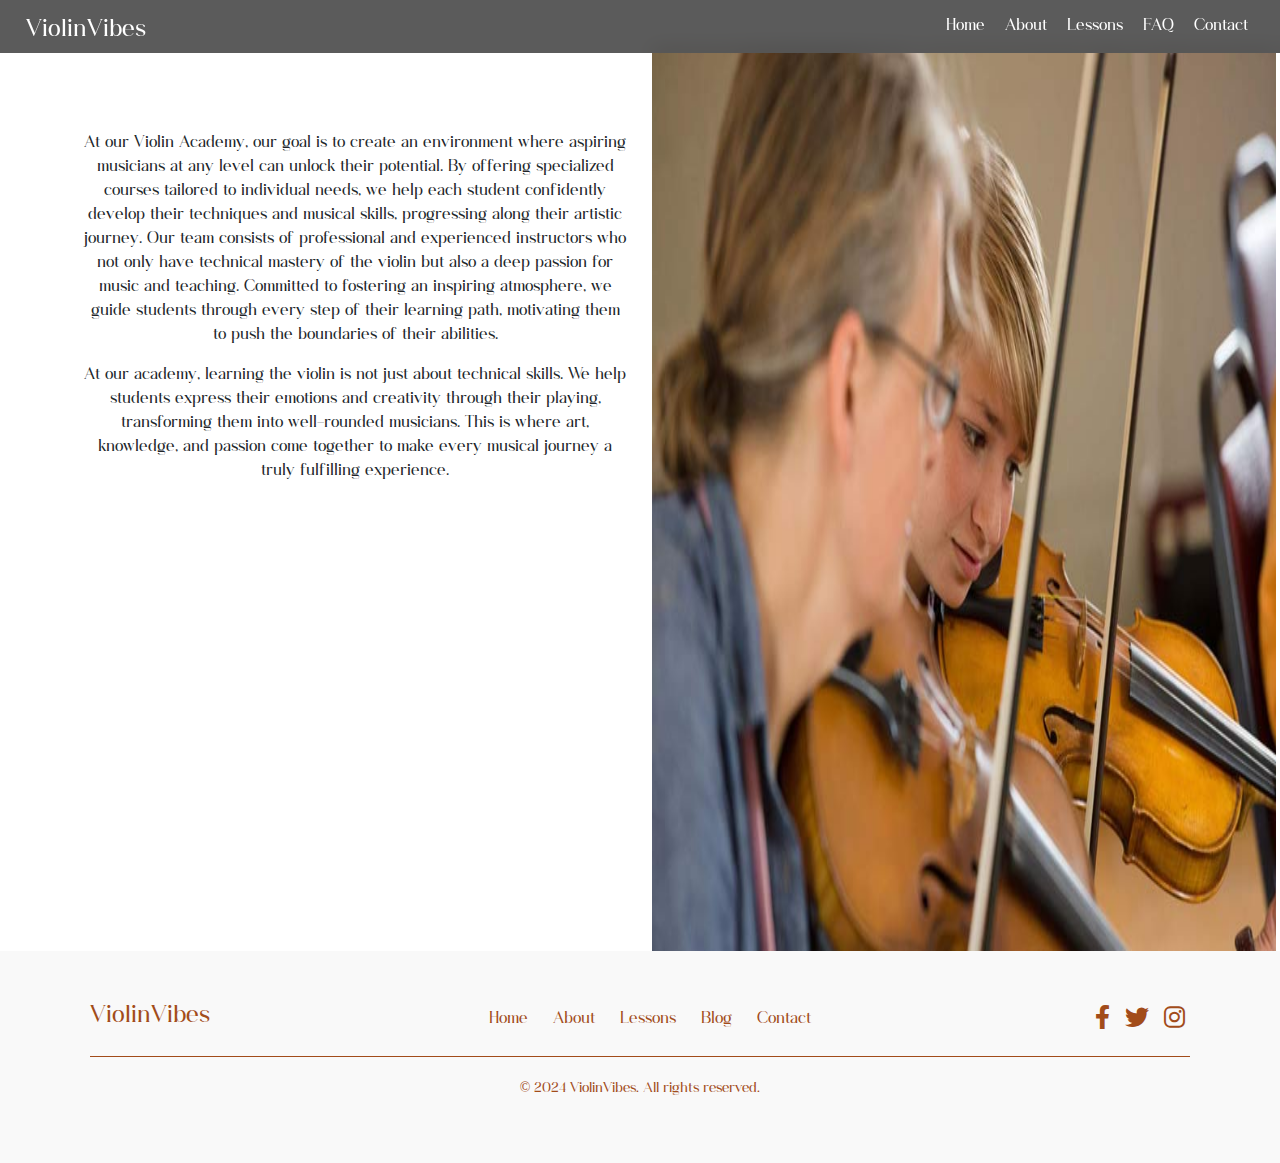
<file: ViolinVibes/about.html>
<!DOCTYPE html>
<html lang="en">
<head>
    <meta charset="UTF-8">
    <meta http-equiv="X-UA-Compatible" content="IE=edge">
    <meta name="viewport" content="width=device-width, initial-scale=1.0">
    <!-- bootstrap -->
    <link rel="stylesheet" href="assets/css/bootstrap.rtl.min.css">
    <!-- custom style -->
    <link rel="stylesheet" href="assets/css/style.css">
    <!-- custom style -->
    <link rel="stylesheet" href="assets/css/about.css">
    <!-- fontawesome -->
    <link rel="stylesheet" href="assets/css/all.min.css">

    <script src="assets/js/bootstrap.min.js"></script>
    <script src="assets/js/jquery-3.7.0.min.js"></script>
    <title>Violin Vibes</title>
</head>
<body>
<header>
  <nav class="navbar" id="navbar">
    <div class="navbar-container nav-bar w-100">
      <h1 class="logo">ViolinVibes</h1>
      <ul class="nav-links d-sm-flex d-none">
        <li><a href="index.html">Home</a></li>
        <li><a href="about.html">About</a></li>
        <li><a href="lessons.html">Lessons</a></li>
        <li><a href="FAQ.html">FAQ</a></li>
        <li><a href="contact.html">Contact</a></li>
      </ul>
      <i class="fas fa-bars small-menu d-block d-sm-none" id="s-menu"></i>
      <div class="small-menu-nav d-none" id="small-menu-nav">
        <i class="fa fa-close" style="font-size:24px" id="fa-close"></i>
        <ul class="s-nav-links">
          <li><a href="index.html">Home</a></li>
          <li><a href="about.html">About</a></li>
          <li><a href="lessons.html">Lessons</a></li>
          <li><a href="FAQ.html">FAQ</a></li>
          <li><a href="contact.html">Contact</a></li>
        </ul>
      </div>
    </div>
  </nav>
</header>

<main>
    <section class="about-us-section">
        <div class="container">
          <div class="row">
            <div class="col-lg-6">
              <h2 class="section-title">About Us</h2>
              <p class="section-description">
                At our Violin Academy, our goal is to create an environment where aspiring musicians at any level can unlock their potential. By offering specialized courses tailored to individual needs, we help each student confidently develop their techniques and musical skills, progressing along their artistic journey.

                Our team consists of professional and experienced instructors who not only have technical mastery of the violin but also a deep passion for music and teaching. Committed to fostering an inspiring atmosphere, we guide students through every step of their learning path, motivating them to push the boundaries of their abilities.
              </p>
              <p>
                At our academy, learning the violin is not just about technical skills. We help students express their emotions and creativity through their playing, transforming them into well-rounded musicians. This is where art, knowledge, and passion come together to make every musical journey a truly fulfilling experience.
              </p>
            </div>
            <div class="col-lg-6 img-div">
              <img src="images/violin-about.jpg" alt="About Us Image" class="about-us-image">
            </div>
          </div>
        </div>
      </section>
</main>

<footer>
  <div class="container container-ed">
    <div class="footer-content">
      <div class="footer-logo">
        <h2>ViolinVibes</h2>
      </div>
      <div class="footer-shortcuts">
        <ul>
          <li><a href="#home">Home</a></li>
          <li><a href="#about">About</a></li>
          <li><a href="#lessons">Lessons</a></li>
          <li><a href="#blog">Blog</a></li>
          <li><a href="#contact">Contact</a></li>
        </ul>
      </div>
      <div class="footer-social">
        <a href="#" class="social-icon"><i class="fab fa-facebook-f"></i></a>
        <a href="#" class="social-icon"><i class="fab fa-twitter"></i></a>
        <a href="#" class="social-icon"><i class="fab fa-instagram"></i></a>
      </div>
    </div>
    <div class="footer-line"></div>
    <p class="footer-credits">© 2024 ViolinVibes. All rights reserved.</p>
  </div>
</footer>



    <script src="assets/js/jquery-3.7.0.min.js"></script>
    <script src="assets/js/app.js"></script>
</body>
</html>
</file>
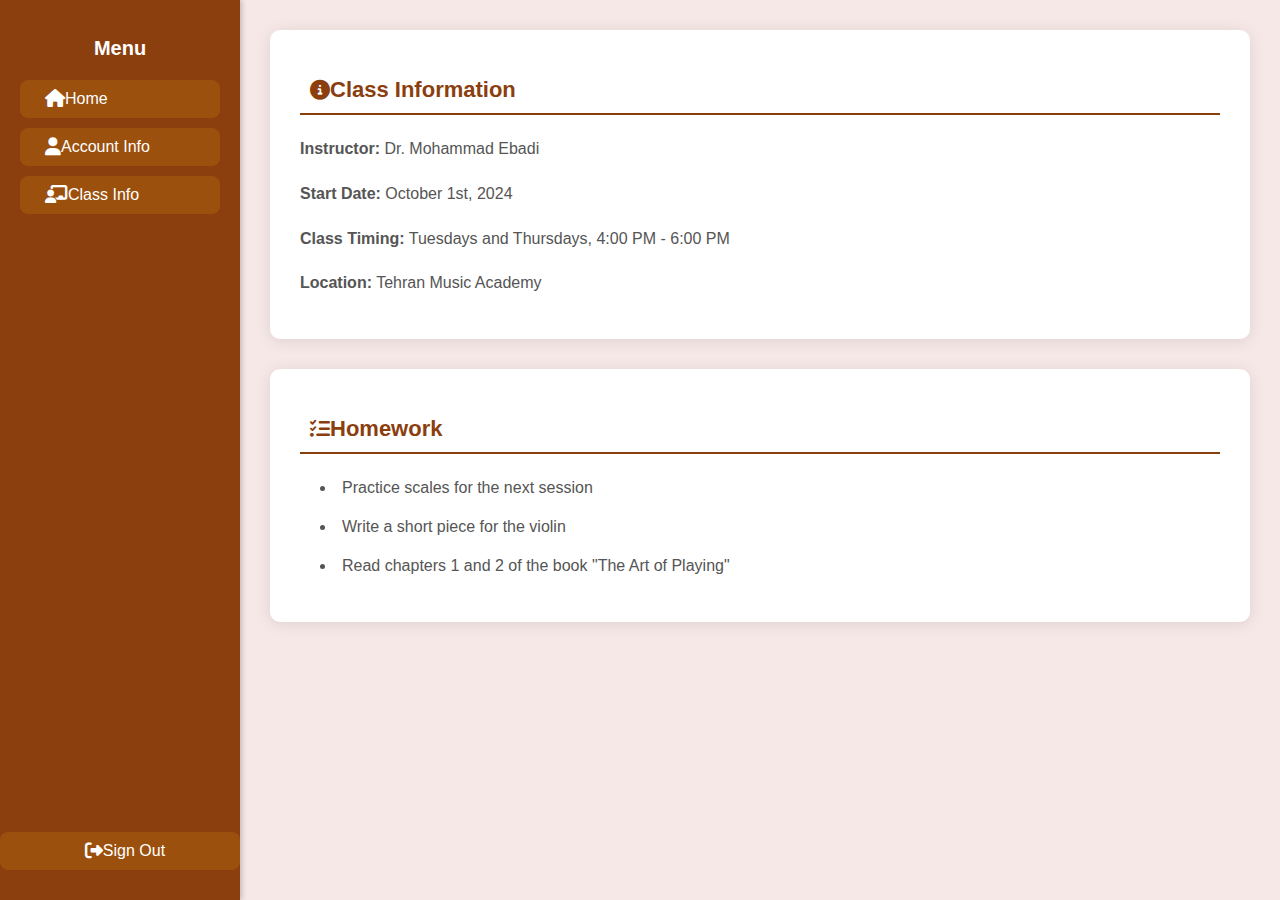
<file: ViolinVibes/classinfo.html>
<!DOCTYPE html>
<html lang="en">
<head>
    <meta charset="UTF-8">
    <meta name="viewport" content="width=device-width, initial-scale=1.0">
    <link rel="stylesheet" href=".\assets\css\classinfo.css">
    <link rel="stylesheet" href="https://cdnjs.cloudflare.com/ajax/libs/font-awesome/6.4.0/css/all.min.css">
    <title>Class Info | user profile</title>
</head>
<body>
    <div class="sidebar">
        <h2>Menu</h2>
        <a href="user.html"><i class="fas fa-home"></i> Home</a>
        <a href="accountinfo.html"><i class="fas fa-user"></i> Account Info</a>
        <a href="classinfo.html"><i class="fas fa-chalkboard-teacher"></i> Class Info</a>
        
        <!-- Sign out link at the bottom -->
        <a href="index.html" class="sign-out"><i class="fas fa-sign-out-alt"></i> Sign Out</a>
    </div>
    
    <!-- Main Content Area -->
  <div class="main-content">
    <!-- Class Information Section -->
    <div class="class-info">
      <h3><i class="fas fa-info-circle"></i> Class Information</h3>
      <p><strong>Instructor:</strong> Dr. Mohammad Ebadi</p>
      <p><strong>Start Date:</strong> October 1st, 2024</p>
      <p><strong>Class Timing:</strong> Tuesdays and Thursdays, 4:00 PM - 6:00 PM</p>
      <p><strong>Location:</strong> Tehran Music Academy</p>
    </div>

    <!-- Homework Section -->
    <div class="homework">
      <h3><i class="fas fa-tasks"></i> Homework</h3>
      <ul>
        <li>Practice scales for the next session</li>
        <li>Write a short piece for the violin</li>
        <li>Read chapters 1 and 2 of the book "The Art of Playing"</li>
      </ul>
    </div>
  </div>

      
  

</body>
</html>
</file>
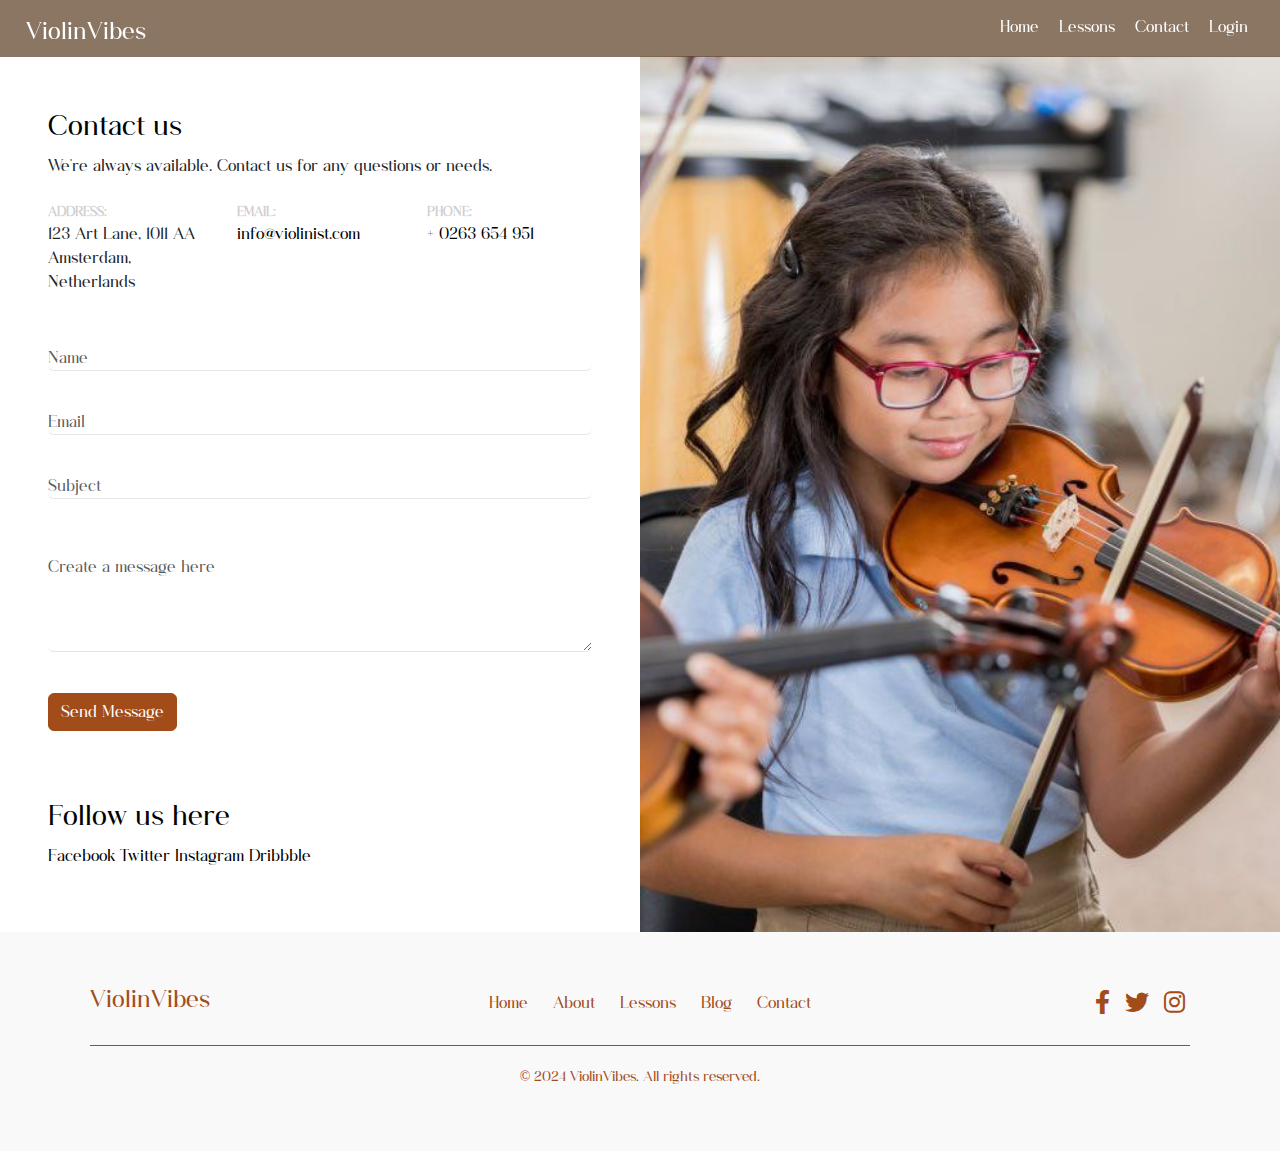
<file: ViolinVibes/contact.html>
<!DOCTYPE html>
<html lang="en">
<head>
    <meta charset="UTF-8">
    <meta http-equiv="X-UA-Compatible" content="IE=edge">
    <meta name="viewport" content="width=device-width, initial-scale=1.0">
    <!-- bootstrap -->
    <link rel="stylesheet" href="assets/css/bootstrap.rtl.min.css">
    <!-- custom style -->
    <link rel="stylesheet" href="assets/css/style.css">
    <!-- custom style -->
    <link rel="stylesheet" href="assets/css/contact.css">
    <!-- fontawesome -->
    <link rel="stylesheet" href="assets/css/all.min.css">
    
    <link rel="icon" type="image/x-icon" href="bg/icon-no-background.png" />

    <script src="assets/js/bootstrap.min.js"></script>
    <script src="assets/js/jquery-3.7.0.min.js"></script>
    <title>Violin Vibes</title>
</head>
<body>
<header>
  <nav class="navbar" id="navbar">
    <div class="navbar-container nav-bar w-100">
      <h1 class="logo">ViolinVibes</h1>
      <ul class="nav-links d-sm-flex d-none">
        <li><a href="index.html">Home</a></li>
        <!-- <li><a href="about.html">About</a></li> -->
        <li><a href="lessons.html">Lessons</a></li>
        <!-- <li><a href="FAQ.html">FAQ</a></li> -->
        <li><a href="contact.html">Contact</a></li>
        <li><a href="login.html">Login</a></li>
      </ul>
      <i class="fas fa-bars small-menu d-block d-sm-none" id="s-menu"></i>
      <div class="small-menu-nav d-none" id="small-menu-nav">
        <i class="fa fa-close" style="font-size:24px" id="fa-close"></i>
        <ul class="s-nav-links">
          <li><a href="index.html">Home</a></li>
          <!-- <li><a href="about.html">About</a></li> -->
          <li><a href="lessons.html">Lessons</a></li>
          <!-- <li><a href="FAQ.html">FAQ</a></li> -->
          <li><a href="contact.html">Contact</a></li>
          <li><a href="login.html">Login</a></li>
        </ul>
      </div>
    </div>
  </nav>
</header>
<main>
    <section class="contact-sec w-100 d-flex">
        <div class="contact-wrap w-50 p-md-5 p-4">
            <h3>Contact us</h3>
            <p class="mb-4">We're always available. Contact us for any questions or needs.</p>
            <div id="form-message-warning" class="mb-4"></div>
            <div id="form-message-success" class="mb-4">
            Your message was sent, thank you!
            </div>
            <div class="row mb-4">
            <div class="col-md-4">
            <div class="dbox w-100 d-flex align-items-start">
            <div class="text">
            <p>
                <span>Address:</span> 123 Art Lane, 1011 AA Amsterdam, Netherlands</p>
            </div>
            </div>
            </div>
            <div class="col-md-4">
            <div class="dbox w-100 d-flex align-items-start">
            <div class="text">
            <p><span>Email:</span> 
                <a href="#">info@violinist.com</a></p>
            </div>
            </div>
            </div>
            <div class="col-md-4">
            <div class="dbox w-100 d-flex align-items-start">
            <div class="text">
            <p><span>Phone:</span> 
                <a href="tel://1234567920">+ 0263 654 951</a></p>
            </div>
            </div>
            </div>
            </div>
            <form method="POST" id="contactForm" name="contactForm" class="contactForm" novalidate="novalidate">
            <div class="row">
            <div class="col-md-12">
            <div class="form-group">
            <input type="text" class="form-control" name="name" id="name" placeholder="Name">
            </div>
            </div>
            <div class="col-md-12">
            <div class="form-group">
            <input type="email" class="form-control" name="email" id="email" placeholder="Email">
            </div>
            </div>
            <div class="col-md-12">
            <div class="form-group">
            <input type="text" class="form-control" name="subject" id="subject" placeholder="Subject">
            </div>
            </div>
            <div class="col-md-12">
            <div class="form-group">
            <textarea name="message" class="form-control" id="message" cols="30" rows="4" placeholder="Create a message here"></textarea>
            </div>
            </div>
            <div class="col-md-12 submitting-btn">
            <div class="form-group">
            <input type="submit" value="Send Message" class="btn btn-primary">
            <div class="submitting"></div>
            </div>
            </div>
            </div>
            </form>
            <div class="w-100 social-media mt-5">
            <h3>Follow us here</h3>
            <p>
            <a href="#">Facebook</a>
            <a href="#">Twitter</a>
            <a href="#">Instagram</a>
            <a href="#">Dribbble</a>
            </p>
            </div>
        </div>

        <div class="w-50 contact-img">
        </div>
    </section>
</main>
<footer>
    <div class="container container-ed">
      <div class="footer-content">
        <div class="footer-logo">
          <h2>ViolinVibes</h2>
        </div>
        <div class="footer-shortcuts">
          <ul>
            <li><a href="#home">Home</a></li>
            <li><a href="#about">About</a></li>
            <li><a href="#lessons">Lessons</a></li>
            <li><a href="#blog">Blog</a></li>
            <li><a href="#contact">Contact</a></li>
          </ul>
        </div>
        <div class="footer-social">
          <a href="#" class="social-icon"><i class="fab fa-facebook-f"></i></a>
          <a href="#" class="social-icon"><i class="fab fa-twitter"></i></a>
          <a href="#" class="social-icon"><i class="fab fa-instagram"></i></a>
        </div>
      </div>
      <div class="footer-line"></div>
      <p class="footer-credits">© 2024 ViolinVibes. All rights reserved.</p>
    </div>
</footer>
      
<!-- scripts -->
    <script src="assets/js/jquery-3.7.0.min.js"></script>
    <script src="assets/js/app.js"></script>
</body>
</html>
</file>
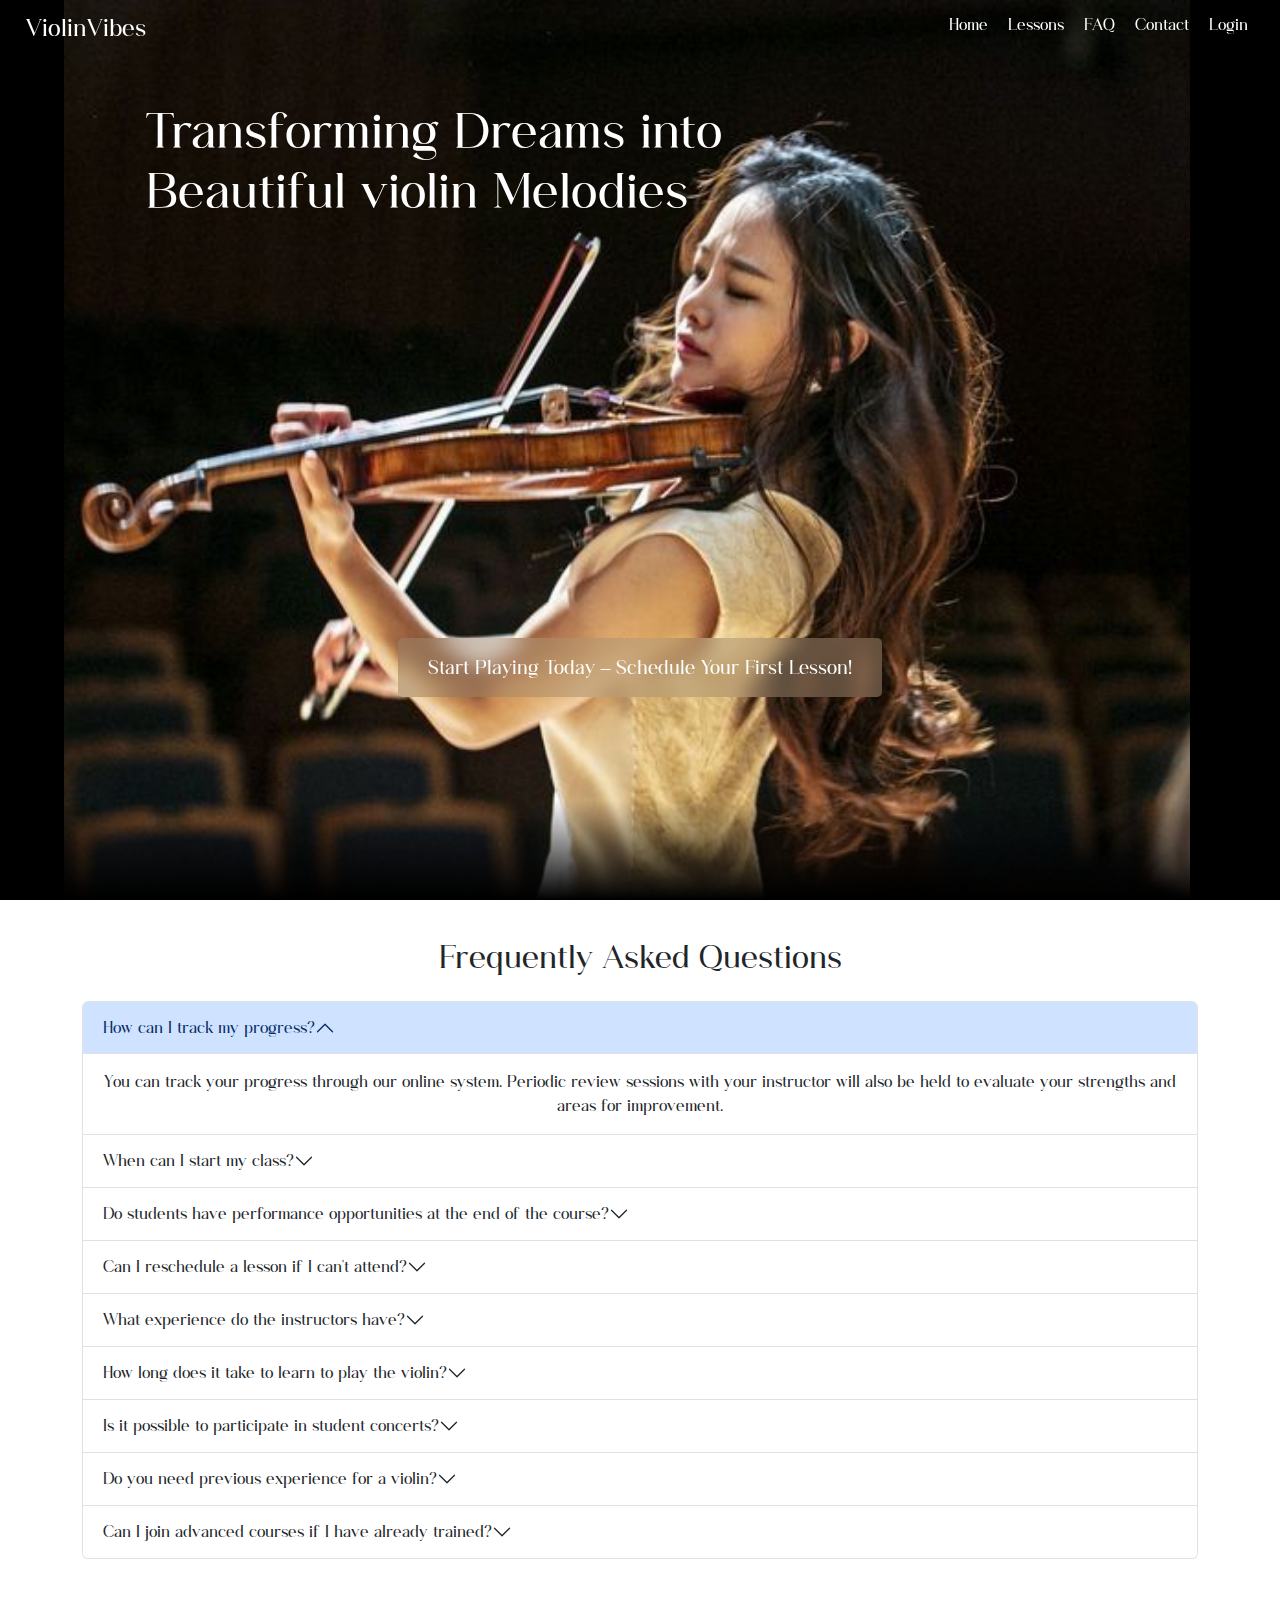
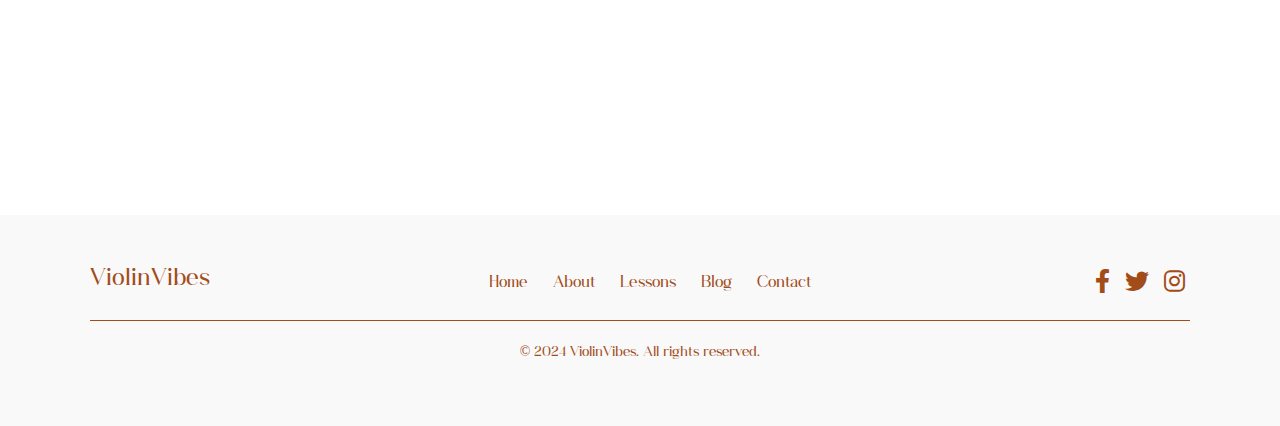
<file: ViolinVibes/FAQ.html>
<!DOCTYPE html>
<html lang="en">
<head>
    <meta charset="UTF-8">
    <meta http-equiv="X-UA-Compatible" content="IE=edge">
    <meta name="viewport" content="width=device-width, initial-scale=1.0">
    <!-- bootstrap -->
    <link rel="stylesheet" href="assets/css/bootstrap.rtl.min.css">
    <!-- custom style -->
    <link rel="stylesheet" href="assets/css/style.css">
    <!-- custom style -->
    <link rel="stylesheet" href="assets/css/lessons.css">
    <!-- fontawesome -->
    <link rel="stylesheet" href="assets/css/all.min.css">

    <script src="assets/js/bootstrap.min.js"></script>
    <script src="assets/js/jquery-3.7.0.min.js"></script>
    <title>Violin Vibes</title>
</head>
<body>
<header>
        <nav class="navbar" id="navbar">
            <div class="navbar-container nav-bar w-100">
              <h1 class="logo">ViolinVibes</h1>
              <ul class="nav-links d-sm-flex d-none">
                <li><a href="index.html">Home</a></li>
                <!-- <li><a href="about.html">About</a></li> -->
                <li><a href="lessons.html">Lessons</a></li>
                <li><a href="FAQ.html">FAQ</a></li>
                <li><a href="contact.html">Contact</a></li>
                <li><a href="login.html">Login</a></li>
              </ul>
              <i class="fas fa-bars small-menu d-block d-sm-none" id="s-menu"></i>
            </div>
          </nav>
    
        <!-- HERO SECTION -->
      <section class="parallax-hero">
        <img src="images/home.jpg" alt="" />
        
        <h1 class="hero-title fade-in-left" id="hero_title">
          Transforming Dreams into <br />
          Beautiful violin Melodies 
          
        </h1>
        <a href="#contact" class="cta-button fade-in-fwd"
          >Start Playing Today – Schedule Your First Lesson!</a
        >
      </section>
</header>
<main>
    <section class="faq-section" style="margin-top: 3%;">
        <div class="container">
          <h2 class="text-center mb-4">Frequently Asked Questions</h2>
          <div class="accordion" id="faqAccordion">
            <!-- Question 1 -->
            <div class="accordion-item">
              <h2 class="accordion-header" id="headingOne">
                <button class="accordion-button" type="button" data-bs-toggle="collapse" data-bs-target="#collapseOne" aria-expanded="true" aria-controls="collapseOne">
                  How can I track my progress?                </button>
              </h2>
              <div id="collapseOne" class="accordion-collapse collapse show" aria-labelledby="headingOne" data-bs-parent="#faqAccordion">
                <div class="accordion-body">
                  You can track your progress through our online system. Periodic review sessions with your instructor will also be held to evaluate your strengths and areas for improvement.                </div>
              </div>
            </div>
            <!-- Question 2 -->
            <div class="accordion-item">
    <h2 class="accordion-header" id="headingTwo">
      <button class="accordion-button collapsed" type="button" data-bs-toggle="collapse" data-bs-target="#collapseTwo" aria-expanded="false" aria-controls="collapseTwo">
        When can I start my class?
      </button>
    </h2>
    <div id="collapseTwo" class="accordion-collapse collapse" aria-labelledby="headingTwo" data-bs-parent="#faqAccordion">
      <div class="accordion-body">
        You can enroll at any time of the year. We regularly start new courses, so you can coordinate with your instructor to choose the best time.      </div>
    </div>
              </div>

            <!-- Question 3 -->
            <div class="accordion-item">
    <h2 class="accordion-header" id="headingThree">
      <button class="accordion-button collapsed" type="button" data-bs-toggle="collapse" data-bs-target="#collapseThree" aria-expanded="false" aria-controls="collapseThree">
        Do students have performance opportunities at the end of the course?
      </button>
    </h2>
    <div id="collapseThree" class="accordion-collapse collapse" aria-labelledby="headingThree" data-bs-parent="#faqAccordion">
      <div class="accordion-body">
        we organize student recitals where you can showcase your skills and gain valuable live performance experience.      </div>
    </div>
            </div>
            
            
            
            <!-- Question 4 -->
            <div class="accordion-item">
    <h2 class="accordion-header" id="headingFive">
      <button class="accordion-button collapsed" type="button" data-bs-toggle="collapse" data-bs-target="#collapseFive" aria-expanded="false" aria-controls="collapseFive">
        Can I reschedule a lesson if I can't attend?
      </button>
    </h2>
    <div id="collapseFive" class="accordion-collapse collapse" aria-labelledby="headingFive" data-bs-parent="#faqAccordion">
      <div class="accordion-body">
        Yes, we understand that life can be unpredictable. If you need to reschedule a lesson, please contact your instructor in advance to arrange an alternative time.
      </div>
    </div>
            </div>
            
            <!-- Question 5 -->
            <div class="accordion-item">
    <h2 class="accordion-header" id="headingSix">
      <button class="accordion-button collapsed" type="button" data-bs-toggle="collapse" data-bs-target="#collapseSix" aria-expanded="false" aria-controls="collapseSix">
        What experience do the instructors have?      </button>
    </h2>
    <div id="collapseSix" class="accordion-collapse collapse" aria-labelledby="headingSix" data-bs-parent="#faqAccordion">
      <div class="accordion-body">
        All of our instructors have professional experience in both teaching and live performances. They teach at all levels, from beginner to advanced, and will help you become the best version of yourself in violin playing.
      </div>
    </div>
            </div>
            
            <!-- Question 6 -->
            <div class="accordion-item">
    <h2 class="accordion-header" id="headingSeven">
      <button class="accordion-button collapsed" type="button" data-bs-toggle="collapse" data-bs-target="#collapseSeven" aria-expanded="false" aria-controls="collapseSeven">
        How long does it take to learn to play the violin?
      </button>
    </h2>
    <div id="collapseSeven" class="accordion-collapse collapse" aria-labelledby="headingSeven" data-bs-parent="#faqAccordion">
      <div class="accordion-body">
        Learning time depends on your practice and commitment. Learning the basics of the violin may take a few months, but reaching an advanced level requires constant practice and several years of training.      </div>
    </div>
            </div>
            
            <!-- Question 7 -->
            <div class="accordion-item">
    <h2 class="accordion-header" id="headingEight">
      <button class="accordion-button collapsed" type="button" data-bs-toggle="collapse" data-bs-target="#collapseEight" aria-expanded="false" aria-controls="collapseEight">
        Is it possible to participate in student concerts?      </button>
    </h2>
    <div id="collapseEight" class="accordion-collapse collapse" aria-labelledby="headingEight" data-bs-parent="#faqAccordion">
      <div class="accordion-body">
        We regularly organize student concerts and performances so students can showcase their skills and gain live performance experience.      </div>
    </div>
            </div>
            
            <!-- Question 8 -->
            <div class="accordion-item">
    <h2 class="accordion-header" id="headingNine">
      <button class="accordion-button collapsed" type="button" data-bs-toggle="collapse" data-bs-target="#collapseNine" aria-expanded="false" aria-controls="collapseNine">
        Do you need previous experience for a violin?
      </button>
    </h2>
    <div id="collapseNine" class="accordion-collapse collapse" aria-labelledby="headingNine" data-bs-parent="#faqAccordion">
      <div class="accordion-body">
        No, we have courses for all levels from beginner to advanced. If you have no experience with the violin, you can start with our beginner courses and gradually progress to higher levels.      </div>
    </div>
            </div>
            
            <!-- Question 9 -->
            <div class="accordion-item">
    <h2 class="accordion-header" id="headingTen">
      <button class="accordion-button collapsed" type="button" data-bs-toggle="collapse" data-bs-target="#collapseTen" aria-expanded="false" aria-controls="collapseTen">
        Can I join advanced courses if I have already trained?
      </button>
    </h2>
    <div id="collapseTen" class="accordion-collapse collapse" aria-labelledby="headingTen" data-bs-parent="#faqAccordion">
      <div class="accordion-body">
        if you are already in violin, you can take advanced courses. If so, there will be a short consultation with one of the professors to check your level.      </div>
    </div>
            </div>            
         </div>
        </div>
    </section>
</main>
<footer>
  <div class="container container-ed">
    <div class="footer-content">
      <div class="footer-logo">
        <h2>ViolinVibes</h2>
      </div>
      <div class="footer-shortcuts">
        <ul>
          <li><a href="#home">Home</a></li>
          <li><a href="#about">About</a></li>
          <li><a href="#lessons">Lessons</a></li>
          <li><a href="#blog">Blog</a></li>
          <li><a href="#contact">Contact</a></li>
        </ul>
      </div>
      <div class="footer-social">
        <a href="#" class="social-icon"><i class="fab fa-facebook-f"></i></a>
        <a href="#" class="social-icon"><i class="fab fa-twitter"></i></a>
        <a href="#" class="social-icon"><i class="fab fa-instagram"></i></a>
      </div>
    </div>
    <div class="footer-line"></div>
    <p class="footer-credits">© 2024 ViolinVibes. All rights reserved.</p>
  </div>
</footer>
<!-- scripts -->
    <script src="assets/js/jquery-3.7.0.min.js"></script>
    <script src="assets/js/app.js"></script>
</body>
</html>
</file>
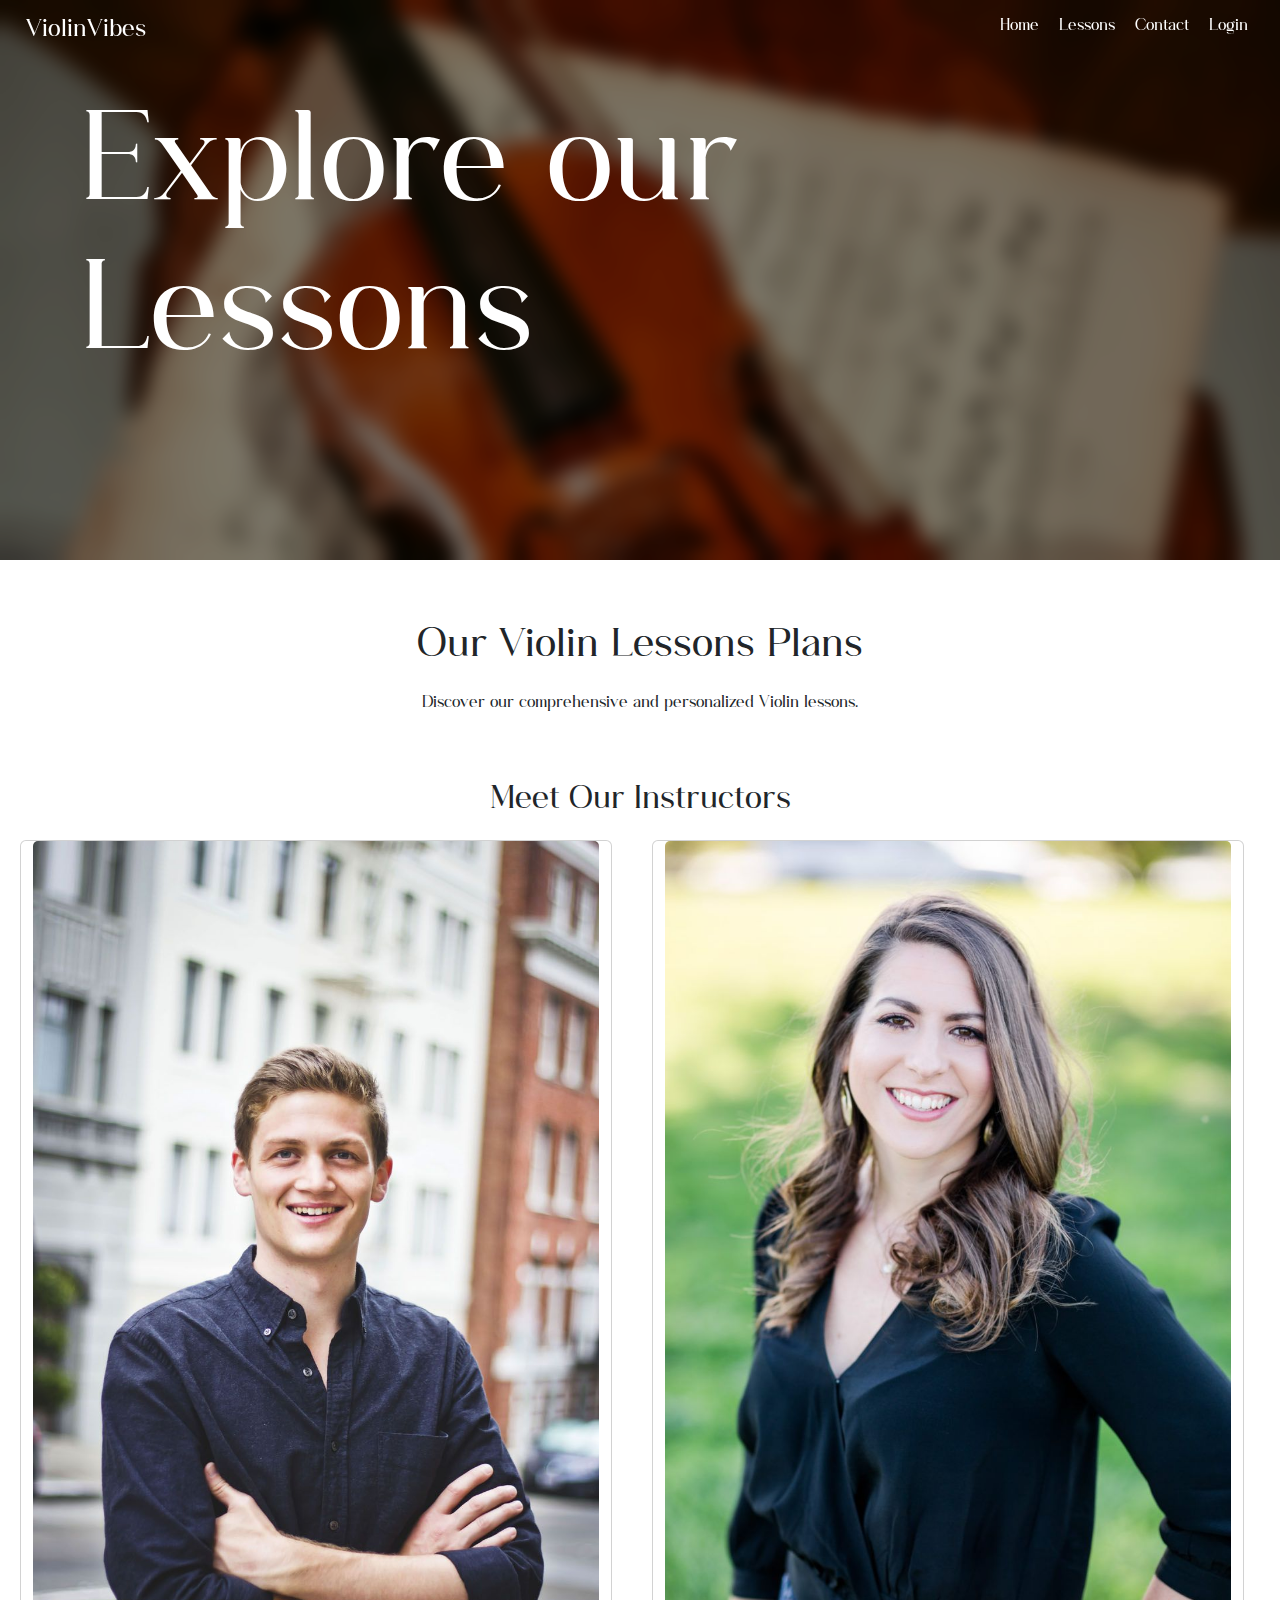
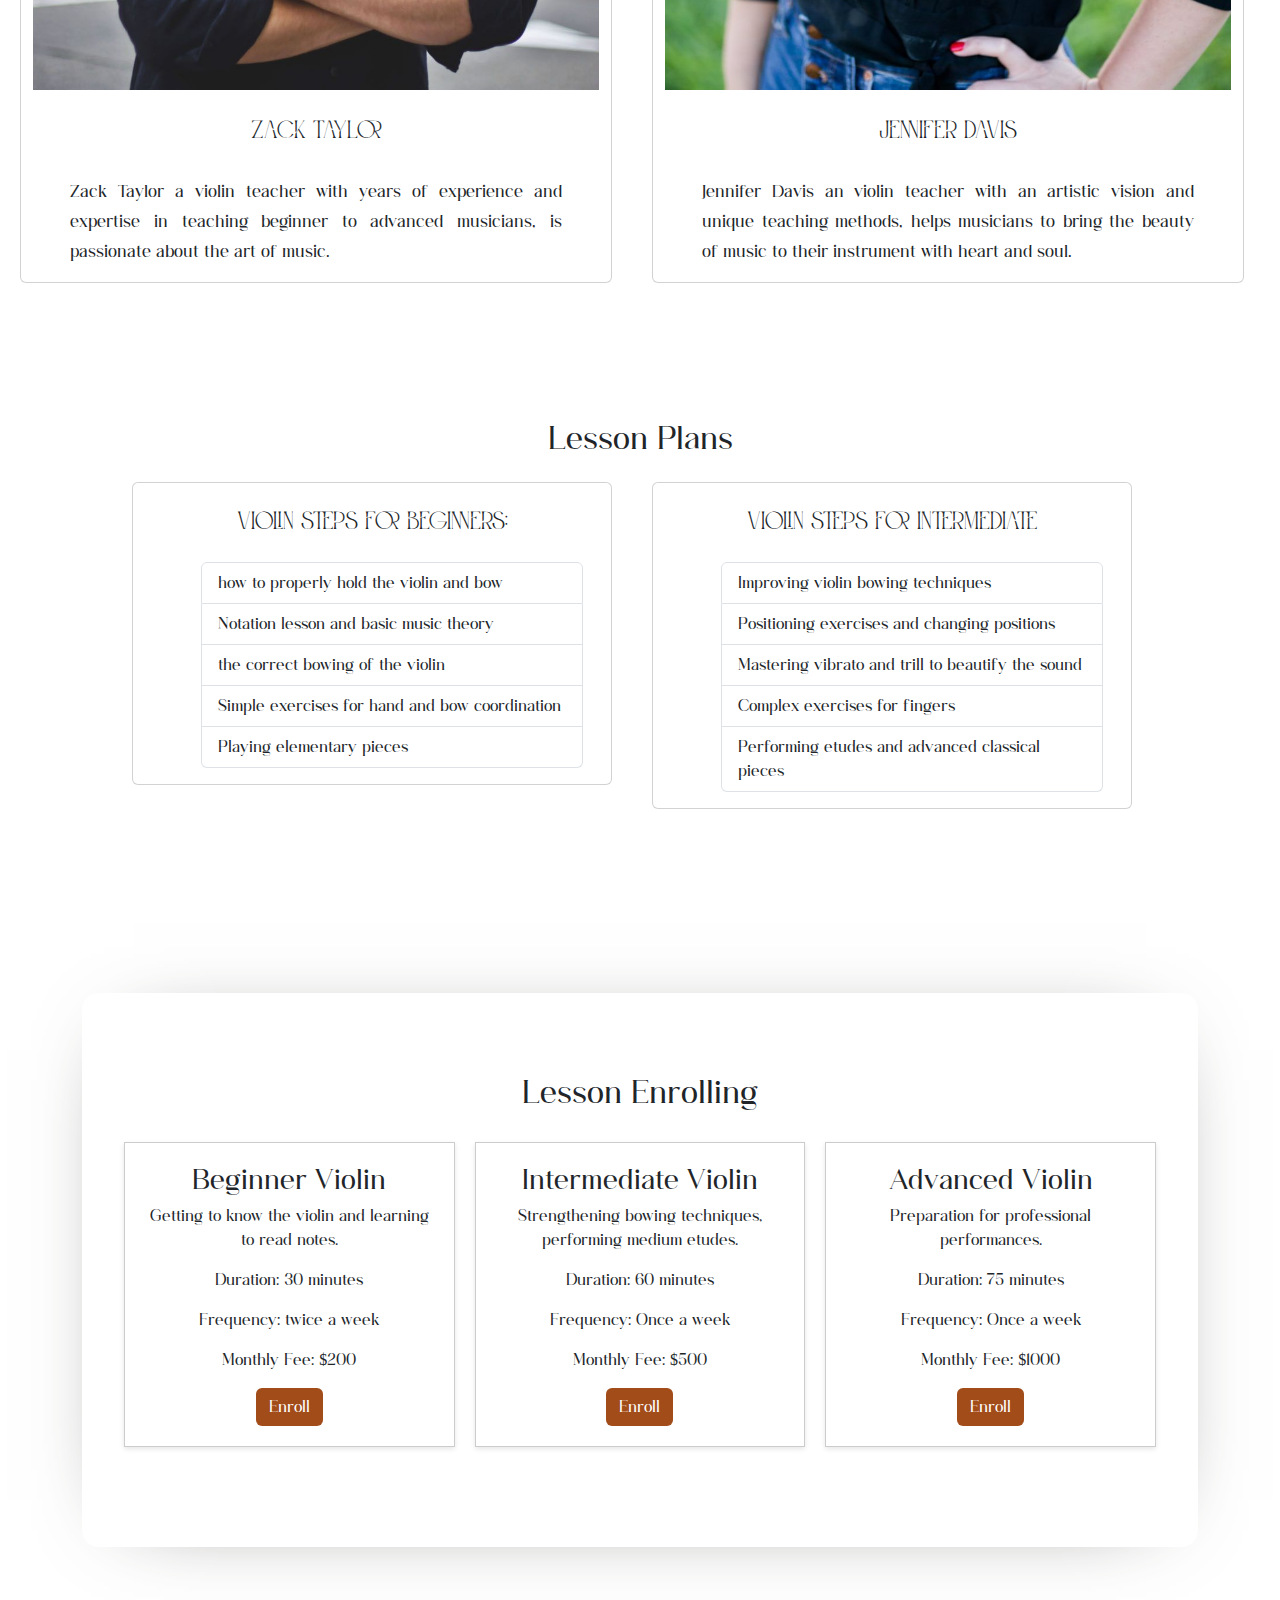
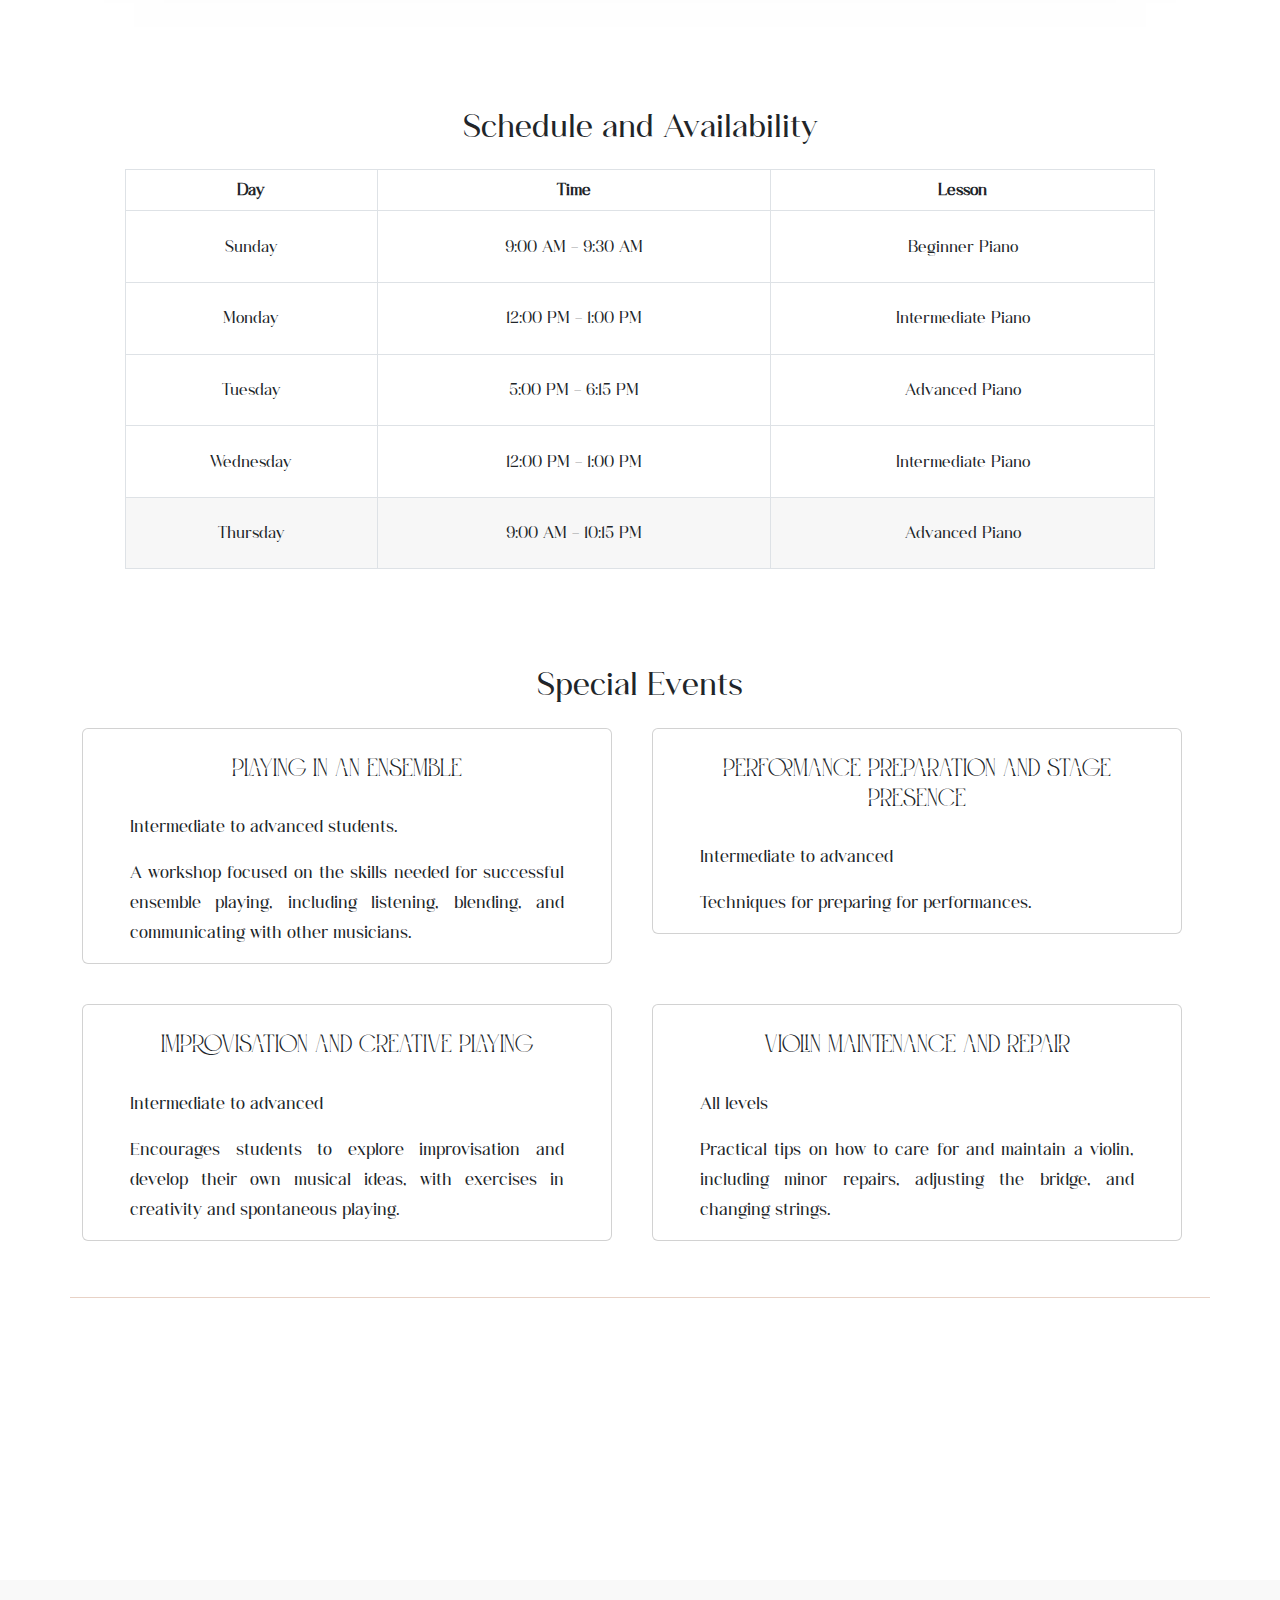
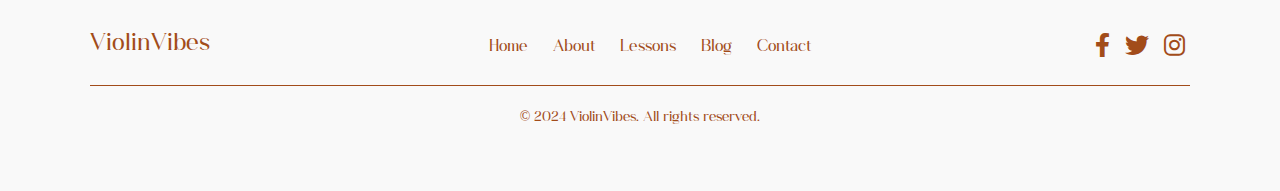
<file: ViolinVibes/lessons.html>
<!DOCTYPE html>
<html lang="en">
<head>
    <meta charset="UTF-8">
    <meta http-equiv="X-UA-Compatible" content="IE=edge">
    <meta name="viewport" content="width=device-width, initial-scale=1.0">
    <!-- bootstrap -->
    <link rel="stylesheet" href="assets/css/bootstrap.rtl.min.css">
    <!-- custom style -->
    <link rel="stylesheet" href="assets/css/style.css">
    <!-- custom style -->
    <link rel="stylesheet" href="assets/css/lessons.css">
    <!-- fontawesome -->
    <link rel="stylesheet" href="assets/css/all.min.css">

    <link rel="icon" type="image/x-icon" href="bg/icon-no-background.png" />

    <script src="assets/js/bootstrap.min.js"></script>
    <script src="assets/js/jquery-3.7.0.min.js"></script>
    <title>Violin Vibes</title>
</head>
<body>
<header>
  <nav class="navbar" id="navbar">
    <div class="navbar-container nav-bar w-100">
      <h1 class="logo">ViolinVibes</h1>
      <ul class="nav-links d-sm-flex d-none">
        <li><a href="index.html">Home</a></li>
        <!-- <li><a href="about.html">About</a></li> -->
        <li><a href="lessons.html">Lessons</a></li>
        <!-- <li><a href="FAQ.html">FAQ</a></li> -->
        <li><a href="contact.html">Contact</a></li>
        <li><a href="login.html">Login</a></li>
      </ul>
      <i class="fas fa-bars small-menu d-block d-sm-none" id="s-menu"></i>
      <div class="small-menu-nav d-none" id="small-menu-nav">
        <i class="fa fa-close" style="font-size:24px" id="fa-close"></i>
        <ul class="s-nav-links">
          <li><a href="index.html">Home</a></li>
          <!-- <li><a href="about.html">About</a></li> -->
          <li><a href="lessons.html">Lessons</a></li>
          <!-- <li><a href="FAQ.html">FAQ</a></li> -->
          <li><a href="contact.html">Contact</a></li>
          <li><a href="login.html">Login</a></li>
        </ul>
      </div>
    </div>
  </nav>

    <!-- HERO SECTION -->
      <section class="lessons-header">
        <div class="blankblur"></div>
        <div class="Lesson-content">
          <p>
            Explore our <br>Lessons
          </p>
          <!-- <div class="content-btn">
            <a href="#lesson-header" class="ctn-btn">
              <span class="arrow-icon">&#8594;</span>
            </a>
          </div> -->
        </div>
      </section>
</header>

<main>
    <!-- Lessons Plan Content -->
  <div class="lessons-container mt-5">
    <h1 class="text-center mb-4" id="lesson-header">Our Violin Lessons Plans</h1>
    
    <p class="text-center">Discover our comprehensive and personalized Violin lessons.</p>

    <!-- Meet Our Instructors -->
    <section class="my-5">
      <h2 class="text-center mb-4">Meet Our Instructors</h2>
      <div class="row">
        <div class="col-md-6 mb-4">
          <div class="card">
            <img src="images/users/zack-master.jpg" class="card-img-top" alt="Instructor 1">
            <div class="card-body">
              <h3 class="card-title">Zack Taylor</h3>
              <p class="card-text">Zack Taylor a violin teacher with years of experience and expertise in teaching beginner to advanced musicians, is passionate about the art of music.</p>
            </div>
          </div>
        </div>
        <div class="col-md-6 mb-4">
          <div class="card">
            <img src="images/users/jennifer-master.jpg" class="card-img-top" alt="Instructor 2">
            <div class="card-body">
              <h3 class="card-title">Jennifer Davis</h3>
              <p class="card-text">Jennifer Davis an violin teacher with an artistic vision and unique teaching methods, helps musicians to bring the beauty of music to their instrument with heart and soul.</p>
            </div>
          </div>
        </div>
      </div>
    </section>

    <!-- Lesson Plans -->
    <section class="my-5">
      <h2 class="text-center mb-4">Lesson Plans</h2>
      <div class="row">
        <div class="col-md-6 mb-4">
          <div class="card">
            <div class="card-body">
              <h3 class="card-title">Violin steps for beginners:</h3>
              <ul class="list-group">
                <li class="list-group-item">how to properly hold the violin and bow</li>
                <li class="list-group-item">Notation lesson and basic music theory</li>
                <li class="list-group-item">the correct bowing of the violin</li>
                <li class="list-group-item">Simple exercises for hand and bow coordination</li>
                <li class="list-group-item">Playing elementary pieces</li>
              </ul>
            </div>
          </div>
        </div>
        <div class="col-md-6 mb-4">
          <div class="card">
            <div class="card-body">
              <h3 class="card-title">Violin steps for Intermediate</h3>
             
              <ul class="list-group">
                <li class="list-group-item">Improving violin bowing techniques</li>
                <li class="list-group-item">Positioning exercises and changing positions</li>
                <li class="list-group-item">Mastering vibrato and trill to beautify the sound</li>
                <li class="list-group-item">Complex exercises for fingers</li>
                <li class="list-group-item">Performing etudes and advanced classical pieces</li>
              </ul>
            </div>
          </div>
        </div>
      </div>
    </section>
     <!-- Lesson Enrolling Section -->
  <section class="lesson-enrolling">
    <div class="container">
      <h2>Lesson Enrolling</h2>
      <div class="lesson-options">
        <div class="lesson-option">
          <h3>Beginner Violin</h3>
          <p>Getting to know the violin and learning to read notes.</p>
          <p>Duration: 30 minutes</p>
          <p>Frequency: twice a week</p>
          <p>Monthly Fee: $200</p>
          <button class="enroll-button btn btn-clr text-white" data-subject="Beginner Violin">Enroll</button>
        </div>
        <div class="lesson-option">
          <h3>Intermediate Violin</h3>
          <p>Strengthening bowing techniques, performing medium etudes.</p>
          <p>Duration: 60 minutes</p>
          <p>Frequency: Once a week</p>
          <p>Monthly Fee: $500</p>
          <button class="enroll-button btn btn-clr text-white" data-subject="Intermediate Violin">Enroll</button>
        </div>
        <div class="lesson-option">
          <h3>Advanced  Violin</h3>
          <p>Preparation for professional performances.</p>
          <p>Duration: 75 minutes</p>
          <p>Frequency: Once a week</p>
          <p>Monthly Fee: $1000</p>
          <button class="enroll-button btn btn-clr text-white" data-subject="Advanced  Violin">Enroll</button>
        </div>
        <!-- Add more lesson options here -->
      </div>
    </div>
  </section>
  <section class="schedule-section">
    <h2 class="text-center mb-4">Schedule and Availability</h2>
    <div class="container">
      <table class="table table-bordered">
        <thead>
          <tr>
            <th>Day</th>
            <th>Time</th>
            <th>Lesson</th>
          </tr>
        </thead>
        <tbody>
          <tr>
            <td>Sunday</td>
            <td>9:00 AM - 9:30  AM</td>
            <td>Beginner Piano</td>
          </tr>
          <tr>
            <td>Monday</td>
            <td>12:00 PM - 1:00 PM</td>
            <td>Intermediate Piano</td>
          </tr>
          <tr>
            <td>Tuesday</td>
            <td>5:00 PM - 6:15 PM</td>
            <td>Advanced  Piano</td>
          </tr>
          <tr>
            <td>Wednesday</td>
            <td>12:00 PM - 1:00 PM</td>
            <td>Intermediate Piano</td>
          </tr>
          <tr>
            <td>Thursday</td>
            <td>9:00 AM - 10:15 PM</td>
            <td>Advanced  Piano</td>
          </tr>
          <!-- Add more rows for other days and lessons -->
        </tbody>
      </table>
    </div>
  </section>
 <!-- Upcoming Events Section -->
 <section class="upcoming-events-section">
  <h2 class="text-center mb-4">Special Events</h2>
  <div class="container">
    <div class="row" id="events-container">
      <!-- Events will be added here dynamically using JavaScript -->
    </div>
  </div>
</section>



   
<!-- newsletter -->
<hr>
<!--div class="container news flow ">
  <h2 class="news__title">Sign up for newsletters</h2>
  <div class="news-grid">
     <div class="card__group">
        <div class="card active">
           <input class="custom" type="checkbox" id="check1" / checked>
           <label for="check1">
              <h5>Daily Bits</h5>
              <p>Today’s biggest news</p>
           </label>
        </div>
        <div class="card">
           <input class="custom" type="checkbox" id="check2" />
           <label for="check2">
              <h5>Week in Review</h5>
              <p>The week’s biggest news</p>
           </label>
        </div>
     </div>
     <div class="card__group">
        <div class="card">
           <input class="custom" type="checkbox" id="check3" />
           <label for="check3">
              <h5>The Exchange</h5>
              <p>Art, money and markets</p>
           </label>
        </div>
        <div class="card">
           <input class="custom" type="checkbox" id="check4" />
           <label for="check4">
              <h5>Event Updates</h5>
              <p>Announcements and discounts</p>
           </label>
        </div>
     </div>
     <div class="card__group">
        <div class="card">
           <input class="custom" type="checkbox" id="check5" />
           <label for="check5">
              <h5>Sponsorship</h5>
              <p>Partnership insights</p>
           </label>
        </div>
        <div class="card">
           <input class="custom" type="checkbox" id="check6" />
           <label for="check6">
              <h5>This Week in Art</h5>
              <p>Art news of the week</p>
           </label>
        </div>
     </div>
  </div>
  <div class="news__form">
     <input type="email" placeholder="Enter your email address" />
     <button class="news__btn">Subscribe</button>
  </div>
</div>
  </div-->
 
</main>

<footer>
  <div class="container container-ed">
    <div class="footer-content">
      <div class="footer-logo">
        <h2>ViolinVibes</h2>
      </div>
      <div class="footer-shortcuts">
        <ul>
          <li><a href="#home">Home</a></li>
          <li><a href="#about">About</a></li>
          <li><a href="#lessons">Lessons</a></li>
          <li><a href="#blog">Blog</a></li>
          <li><a href="#contact">Contact</a></li>
        </ul>
      </div>
      <div class="footer-social">
        <a href="#" class="social-icon"><i class="fab fa-facebook-f"></i></a>
        <a href="#" class="social-icon"><i class="fab fa-twitter"></i></a>
        <a href="#" class="social-icon"><i class="fab fa-instagram"></i></a>
      </div>
    </div>
    <div class="footer-line"></div>
    <p class="footer-credits">© 2024 ViolinVibes. All rights reserved.</p>
  </div>
</footer>



    <script src="assets/js/jquery-3.7.0.min.js"></script>
    <script src="assets/js/app.js"></script>
</body>
</html>
</file>
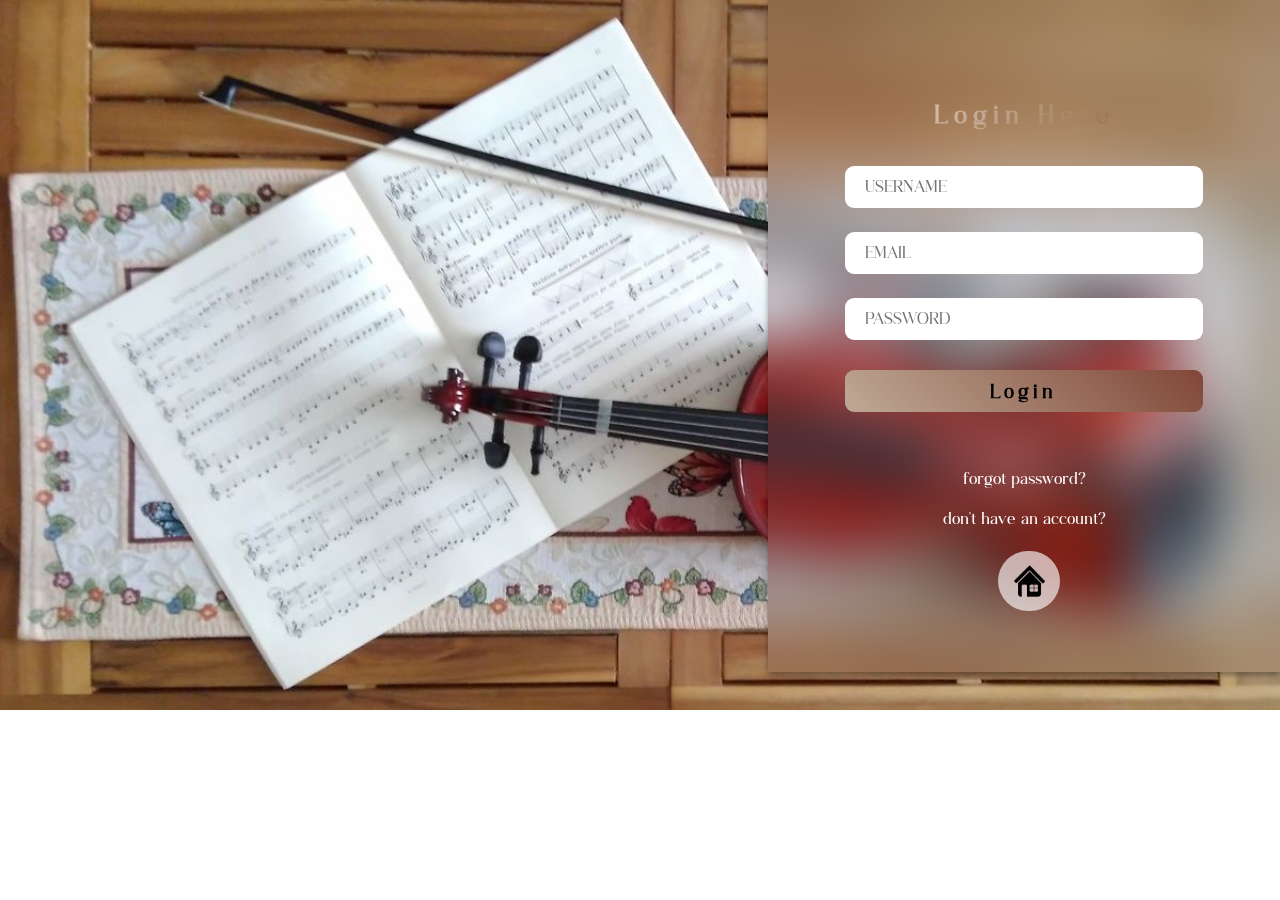
<file: ViolinVibes/login.html>
<!DOCTYPE html>
<html lang="en">
  <head>
    <meta charset="UTF-8" />
    <meta name="viewport" content="width=device-width, initial-scale=1.0" />
    <!-- css -->
    <link rel="stylesheet" href="assets/css/login.css" />
    <!-- bootstrap -->
    <link rel="stylesheet" href="assets/css/bootstrap.rtl.min.css" />
    <!-- font-awesome -->
    <link rel="stylesheet" href="https://cdnjs.cloudflare.com/ajax/libs/font-awesome/6.4.2/css/all.min.css">
    <!-- tab icon -->
    <link rel="icon" type="image/x-icon" href="bg/icon-no-background.png" />
    <title>Violin Vibes | Sign in</title>
  </head>
  <body>
    <main>
      <section class="Login-box">
        <div class="circle">
          <span>
            <!--div>
              <img src="bg/icon-no-background.png" alt="Violin Vibes" class="logo">
            </div-->          
          </span>
        </div>
        <div class="Form-box">
          <div class="form-info" id="loginForm">
            <p>Login Here</p>
            <form action="userLogin.php" method="post">
              <input
                type="text"
                name="username"
                id="username"
                placeholder="USERNAME"
                required
              />
              <br />
              <input
                type="email"
                name="email"
                id="email"
                placeholder="EMAIL"
                required
              />
              <br />
              <input
                type="password"
                name="password"
                id="password"
                placeholder="PASSWORD"
                required
              />
              <div class="login-btn" id="loginBtn">
                <button>Login</button>
              </div>
              <div class="options">
                <!-- <div class="gradient-checkbox">
                  <input type="checkbox" name="remember-me" id="remember_me" />
                  <label for="remember-me">keep me logged in</label>
                </div> -->
                <br />
                <p><a href="#">forgot password?</a></p>
                <p><a href="signup.html">don't have an account?</a></p>
              </div>
              <section class="B2H">
                <a href="index.html">
                    <img src="bg/icon-home.png" alt="Back to Home">
                </a>
            </section>            
            </form>
          </div>
        </div>
      </section>
    </main>

    
    <!-- js -->
    <!-- <script src="assets/js/login.js"></script> -->
  </body>
</html>
</file>
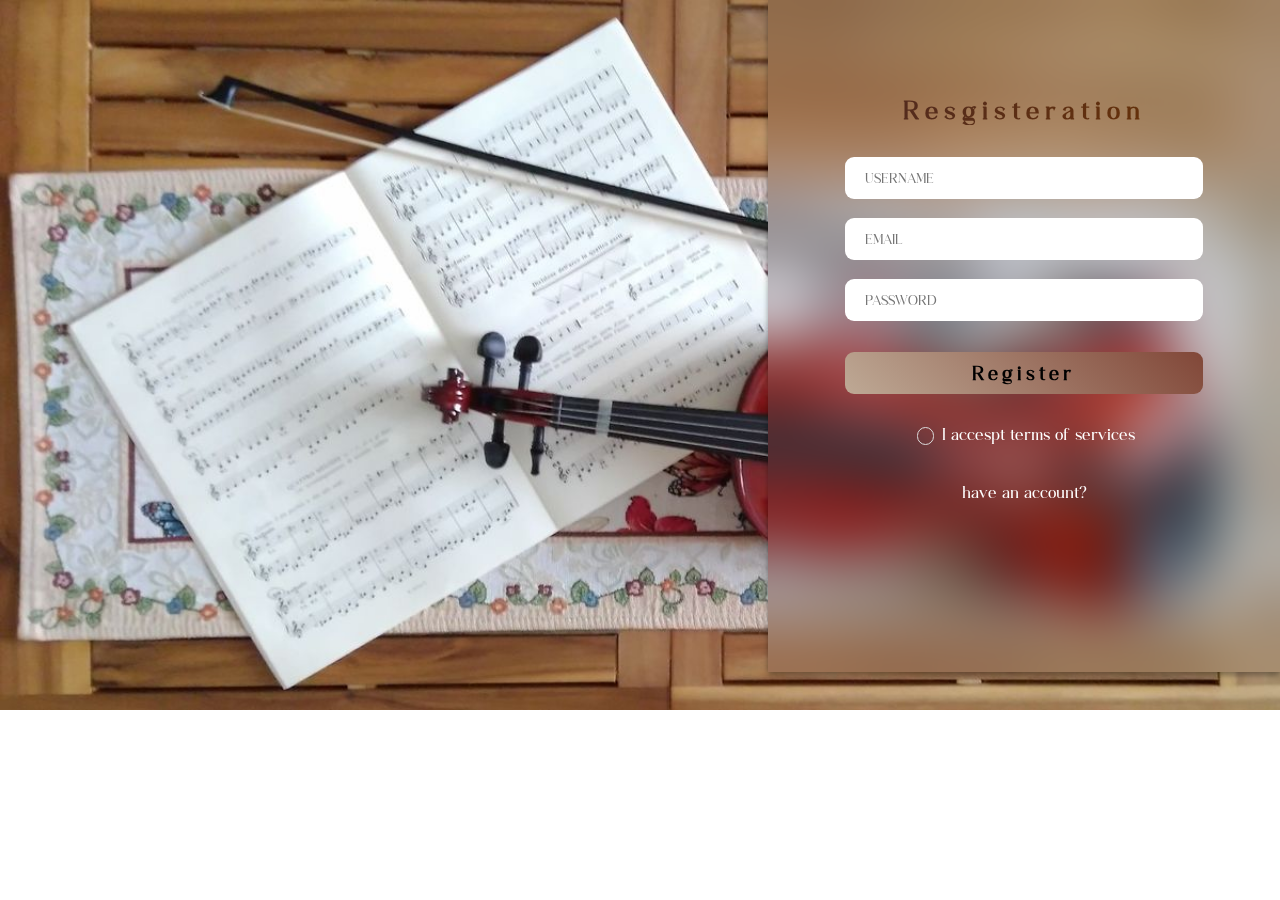
<file: ViolinVibes/signup.html>
<!DOCTYPE html>
<html lang="en">
  <head>
    <meta charset="UTF-8" />
    <meta name="viewport" content="width=device-width, initial-scale=1.0" />
    <!-- css -->
    <link rel="stylesheet" href="assets/css/login.css" />
    <!-- tab icon -->
    <link rel="icon" type="image/x-icon" href="bg/icon-no-background.png" />    <title>Sign up</title>
  </head>
  <body>
    <section class="Login-box">
      <div class="box-img"></div>
      <div class="circle">
        <span>
          <div>
            
          </div>          
        </span>
      </div>
      <div class="Form-box">
        <div class="form-info" id="loginForm">
          <p class="reg-text">Resgisteration</p>
          <form action="formHandler.php" method="post">
            <input
              type="text"
              name="username"
              id="username"
              placeholder="USERNAME"
              required
            />
            <br />
            <input
              type="email"
              name="email"
              id="email"
              placeholder="EMAIL"
              required
            />
            <br />
            <input
              type="password"
              name="password"
              id="password"
              placeholder="PASSWORD"
              required
            />
            <div class="login-btn" id="loginBtn">
              <button>Register</button>
            </div>
            <div class="options">
              <div class="gradient-checkbox">
                <input type="checkbox" name="remember-me" id="remember_me" />
                <label for="remember-me">I accespt terms of services</label>
              </div>
              <br />
              <p><a href="login.html">have an account?</a></p>
            </div>
          </form>
        </div>
      </div>
    </section>

    <!-- js -->
    <!-- <script src="assets/js/register.js"></script> -->
  </body>
</html>
</file>
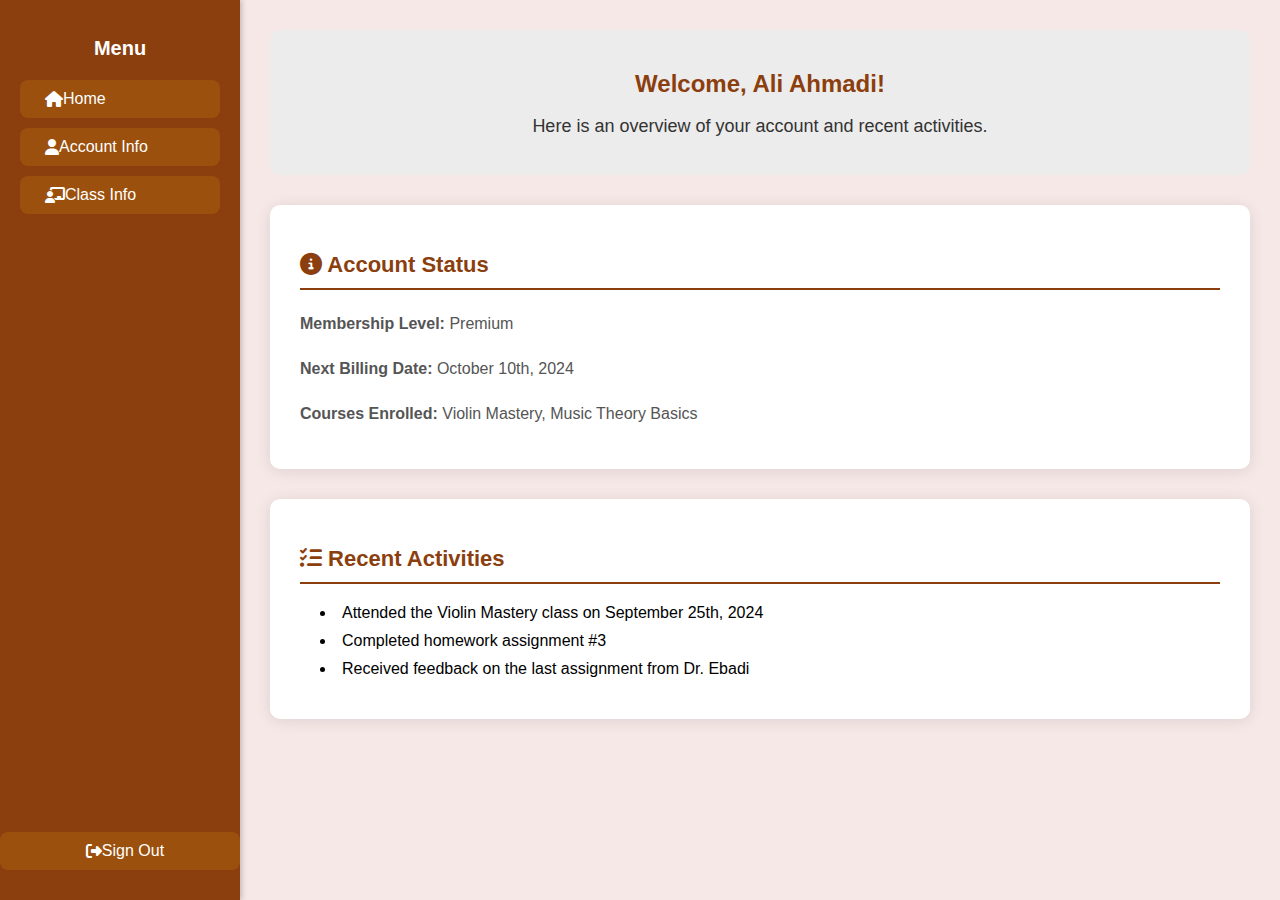
<file: ViolinVibes/user.html>
<!DOCTYPE html>
<html lang="en">
<head>
    <meta charset="UTF-8">
    <meta name="viewport" content="width=device-width, initial-scale=1.0">
    <link rel="stylesheet" href="https://cdnjs.cloudflare.com/ajax/libs/font-awesome/6.4.0/css/all.min.css">
    <link rel="stylesheet" href=".\assets\css\user.css">
    <title>User Dashboard - Home</title>
</head>
<body>
    
    <!-- Sidebar -->
    <div class="sidebar">
        <h2>Menu</h2>
        <a href="user.html"><i class="fas fa-home"></i> Home</a>
        <a href="accountinfo.html"><i class="fas fa-user"></i> Account Info</a>
        <a href="classinfo.html"><i class="fas fa-chalkboard-teacher"></i> Class Info</a>
        
        <!-- Sign out link at the bottom -->
        <a href="index.html" class="sign-out"><i class="fas fa-sign-out-alt"></i> Sign Out</a>
    </div>

    <!-- Main Content Area -->
    <div class="main-content">
        <!-- Welcome Section -->
        <div class="welcome">
            <h2>Welcome, Ali Ahmadi!</h2>
            <p>Here is an overview of your account and recent activities.</p>
        </div>

        <!-- Account Status Section -->
        <div class="dashboard">
            <h3><i class="fas fa-info-circle"></i> Account Status</h3>
            <p><strong>Membership Level:</strong> Premium</p>
            <p><strong>Next Billing Date:</strong> October 10th, 2024</p>
            <p><strong>Courses Enrolled:</strong> Violin Mastery, Music Theory Basics</p>
        </div>

        <!-- Recent Activities Section -->
        <div class="dashboard activities">
            <h3><i class="fas fa-tasks"></i> Recent Activities</h3>
            <ul>
                <li>Attended the Violin Mastery class on September 25th, 2024</li>
                <li>Completed homework assignment #3</li>
                <li>Received feedback on the last assignment from Dr. Ebadi</li>
            </ul>
        </div>
    </div>
</body>
</html>
</file>
<file: ViolinVibes/assets/css/style.css>
@font-face {
    font-family: 'Classy Vogue';
    src: url('../../fonts/ClassyVogueStylishSerifFont.otf') format("opentype");
  }
@font-face {
    font-family: 'Roashe';
    src: url('../../fonts/RoashePersonalUse-jEa4M.otf') format("opentype");
  }
  @font-face {
    font-family: 'Renda';
    src: url('../../fonts/Renda.ttf');
  }

*{
    box-sizing: border-box;
    font-family: 'Classy Vogue', serif;
}

::-webkit-scrollbar{
  width: 5px;

}
::-webkit-scrollbar-thumb{
  background-color: #a58f7373 ;
}

body {
    margin: 0;
    font-family: Arial, sans-serif;
}

header{
    background-color: black;
}

/* Style the navigation bar */

.nav-bar{
    padding: 1% 0% 0% 2% !important;
}
.navbar {
    position: fixed;
    top: 0;
    left: 0;
    width: 100%;
    background-color: transparent;
    transition: background-color 0.3s, backdrop-filter 0.3s;
    backdrop-filter: blur(0);
    z-index: 1000;
    padding: 0;
  }
  
  .navbar-container {
    display: flex;
    justify-content: space-between;
    align-items: center;
    padding: 10px 20px;
    width: 100%;
  }
  
  .logo {
    font-size: 24px;
    color: #fff;
    cursor: default;
  }
  
.nav-links {
    list-style: none;
    display: flex;
    align-items: center;
  }
/* .nav-links li a::after {
  content: "";
  width: 0%;
  height: 3px;
  background-color: white;
  position: absolute;
  left: 0;
  bottom: 0;
  transition: all 0.4s ease;
}
.nav-links li a:hover {
  width: 100%;
} */

 .nav-links > li:hover{
   border-bottom: 2px solid white;
   transition: all 0.4s ease;
  }
  
  .nav-links li {
    margin-right: 20px;
  }
  
  .nav-links li:last-child {
    margin-right: 0;
  }
  
  .nav-links a {
    color: #fff;
    text-decoration: none;
    font-size: 16px;
    transition: color 0.3s;
  }
  
  .navbar.scrolled {
    background-color: rgba(50, 50, 50, 0.8);
    backdrop-filter: blur(10px);
  }
  
  body.sticky-nav {
    padding-top: 80px;
  }

  /* HERO SECTION  */
 
.parallax-hero {
    position: relative;
    height: 100vh;
    width: 100%;
    display: flex;
    justify-content: center;
    align-items: center;
    /* overflow: hidden; */
}
.parallax-hero::before{
    content: "";
    position: absolute;
    bottom: 0;
    width: 100%;
    height: 100px;
    background: linear-gradient(to top,black,transparent);
    z-index: 200;

}
.parallax-hero img{
    position: absolute;
    height: 100vh;
    width: 88%;
    top: 0%;
    left: 5%;
    object-fit: cover;
}
.fade-in-left{
  animation:fade-in-left 2s cubic-bezier(.39,.575,.565,1.000) both
}
.hero-title{
    position: absolute;
    white-space: nowrap;
    color: white;
    top: 100px;
    left: 146px;
    font-family: 'Classy Vogue', serif;
    font-size: 50px;        
}
@keyframes slide-in-blurred-left{
  0%{
    transform:translateX(-1000px) scaleX(2.5) scaleY(.2);
    transform-origin:100% 50%;
    filter:blur(40px);
    opacity:0
  }
  100%{
    transform:translateX(0) scaleY(1) scaleX(1);
    transform-origin:50% 50%;
    filter:blur(0);
  opacity:1
  }
}
@keyframes fade-in-left{
  0%{
    transform:translateX(-50px);
    opacity:0
  }
  100%{
    transform:translateX(0);
    opacity:1
  }
}
.cta-button {
  display: inline-block;
  background-color: #a58f7373;
  color: #fff;
  font-size: 1.2rem;
  padding: 15px 30px;
  text-decoration: none;
  border-radius: 5px;
  transition: background-color 0.3s ease;
  z-index: 300;
  margin: 34% 0% 0% 0%;
  backdrop-filter: blur(10px);
}

.cta-button:hover {
  background-color: #eac9ada1;
}

.fade-in-fwd{animation:fade-in-fwd 1s cubic-bezier(.39,.575,.565,1.000) both}
@keyframes fade-in-fwd{0%{transform:translateZ(-80px);opacity:0}100%{transform:translateZ(0);opacity:1}}

/* Style the About Section */
.about-section {
    position: relative;
    padding: 80px 0;
    color: #fff;
    width: 100%;
    background-image: url("../../images/women-playing-violin.jpg");
  }
  
  .background-gradient {
    position: absolute;
    top: 0;
    left: 0;
    width: 100%;
    height: 100%;
    background: linear-gradient(rgb(0 0 0), rgb(133 133 133 / 0%));
    backdrop-filter: blur(10px);
  }
  
  .about-introduction {
    max-width: 1200px;
    margin: 0 auto;
    padding: 0 20px;
    position: relative;
    z-index: 1;
  }
  
  .subsection{
    display: flex;
    justify-content: space-between;
    flex-wrap: wrap;
  }

  .section-title {
    font-size: 32px;
    text-align: center;
    margin-bottom: 40px;
    color: #fff;
    font-family: 'Roashe';
  }
.subsection > .card{
  margin: 0% 1% 5% 0%;
}
.subsection > .card:hover{
  box-shadow: 8px 8px 34px 4px #787878;
  transition: 1s;
  transition-timing-function: cubic-bezier(0.39, 0.58, 0.57, 1);
}

.card-title{
  font-size: 25px;
  text-align: center;
  padding: 1% 0% 5% 0%; 
  font-family: 'Roashe';
}

.card-text{
  text-align: justify;
  padding: 0% 4% 0% 4%;
  font-size: 17px;
  line-height: 30px;
}

.cta-container {
  position: absolute;
  top: 70%;
  left: 40%;
}

.cta-btn {
  display: inline-block;
  padding: 15px 30px;
  border: none;
  border-radius: 25px;
  font-size: 18px;
  font-weight: bold;
  text-decoration: none;
  color: #fff;
  background-color: rgba(255, 255, 255, 0.2); /* Glassmorphism background */
  backdrop-filter: blur(10px);
  transition: transform 0.2s;
  position: relative;
  overflow: hidden;
}

.arrow-icon {
  position: absolute;
  right: 8px;
  top: 50%;
  transform: translateY(-50%);
  transition: transform 0.2s;
}

.cta-btn:hover .arrow-icon {
  transform: translate(5px, -50%);
}

.cta-btn:hover {
  background-color: rgba(255, 255, 255, 0.3);
}

.gradient-overlay {
  position: absolute;
  bottom: 0;
  left: 0;
  right: 0;
  height: 35px; /* Adjust the height of the fading effect as needed */
  background: linear-gradient(to bottom, rgb(242 242 242 / 0%), #ffffff)
}
/* SERVICES SECTION STYLING */

.ServicesSection {
  padding-top: 4%;
  display: flex;
  flex-wrap: wrap;
  justify-content: center;
  flex-direction: column;
  align-content: center;
}


.feature-block {
  width: 300px;
  padding: 20px;
  margin: 20px;
  border: 1px solid #ccc;
  border-radius: 10px;
  box-shadow: 0 2px 4px rgba(0, 0, 0, 0.1);
  margin-right: 0;
}

.feature-block h2 {
  font-size: 24px;
  font-weight: bold;
  margin-bottom: 10px;
}

.feature-block p {
  font-size: 16px;
}
.service-title {
  font-size: 32px;
  text-align: center;
  margin-bottom: 40px;
  color: black;
}

.ServicesSection > div{
  display: flex;
}



/* testimonials */



.offset-lg-2{
  margin: 0% 15% 0% 17%;
}

.user-div{
  width: 80%;
  border-radius: 200px;
}
.user-img{
  width: 80%;
  border-radius: 200px;
}

.testimonial-item{
  display: flex;
}

.testimonial-author{
  font-weight: bold;
  font-size: 25px;
}

.testimonial-designation{
  font-weight: bold;
  font-size: 20px;
}

/* Create the parallax container */
.parallax-container {
  background-image: url('../../images/users/playing-violin.jpg');
  background-size: cover;
  background-position: center;
  background-attachment: fixed;
  min-height: 60vh;
  overflow: hidden;
}

/* Style the parallax content */
.parallax-content {
  text-align: center;
  padding:15% 3% 10% 34%;
  color: #fff;
}
.parallax-content > p{
  width: 50%;
  height: 4rem;
  padding-top: 1.6%;
  background-color: #ffffff42;
  color: #4b2f2fa6;
  backdrop-filter: blur(15px);
  font-size: 25px;
  font-weight: bolder;
  letter-spacing: 5px;
  font-family: 'Roashe';
}

/* contact us  */
.contact-info{
  display: flex;
    flex-direction: column;
    align-content: center;
    flex-wrap: wrap;
    padding-top: 5%;
}

.icon-transform{
  transform: scale(2.5);
  margin-bottom: 5%;
}
.in-touch{
  display: flex;
  justify-content: center;
  flex-wrap: wrap;
  align-content: center;
  margin: 5% 0%;
}
.touch-style{
  display: flex;
    flex-wrap: wrap;
    flex-direction: column;
}
.form-contact{
  display: flex;
  flex-direction: column;
  justify-content: center;
  align-items: center;
  margin: 5% 25%;
  width: 50%;
}

.columns {
  column-count: 3;
  column-gap: 87px;
  column-rule: 2px solid #A24C1A;
}

.contact-color{
  color: #A24C1A;
}

.forms , .forms > input{
  width: 100%;
  margin-top: 3%;
}

input:focus {
  outline: none;
}

.touch-style{
  width: 25%;
  padding-bottom: 4%;
}
.touch-style2{
  width: 15%;
}

.phone-f , .address-f{
  border-right: 2px solid #A24C1A;
}
.phone-f , .address-f , .email-f{
  text-align: center;
}

.phone-f > div > img ,
.address-f > div > img ,
.email-f > div > img {
  margin: 0% 35%;
}

.in-touch > div{
  width: 33%;
  position: relative;
}

.form-contact > h5{
  text-align: center;
}

textarea{
  margin-top: 3%;
}

.submit-btn{
  margin-top: 4%;
    width: 40%;
    height: 3rem;
    font-size: 18px;
    letter-spacing: 3px;
    background-color: #A24C1A;
    border: none;
    font-weight: bold;
    margin-left: 30%;
    color: white;
}

/* Footer styles */
footer {
  background-color: #f9f9f9;
  margin-top: 20%;
  padding: 3% 0%;
}

.container {
  width: 100%;
  margin: 0 auto;
  text-align: center;
}

.footer-content {
  display: flex;
  justify-content: space-between;
  align-items: center;
  flex-wrap: wrap;
}

.footer-logo h2 {
  color: #A24C1A;
  font-size: 24px;
}

.footer-shortcuts ul {
  list-style: none;
  padding: 0;
  margin: 0;
}

.footer-shortcuts li {
  display: inline-block;
  margin-right: 20px;
}

.footer-shortcuts li:last-child {
  margin-right: 0;
}

.footer-shortcuts a {
  color: #A24C1A;
  text-decoration: none;
  font-size: 16px;
}

.footer-social .social-icon {
  color: #A24C1A;
  font-size: 24px;
  margin: 0 5px;
}

.footer-line {
  border-top: 1px solid #A24C1A;
  margin: 20px 0;
}

.footer-credits {
  color: #A24C1A;
  font-size: 14px;
}

.container-ed{
  display: flex;
  justify-content: space-between;
  padding: 10px 20px;
  flex-direction: column;
  align-items: normal;
}

/* small menu styling */
.small-menu-nav{
  position: absolute;
  top: 0;
  right: 0;
  background-color: white;
  width: 100%;
  height: 25rem;
}
.s-nav-links {
  list-style: none;
  display: flex;
  flex-direction: column;
  color: black;
  position: absolute;
  top: 0;
  right: 0;
  direction: rtl;
  line-height: 4rem;
  font-size: 20px;
  width: 100%;
  padding: 0rem 4rem 0rem 4rem;
  text-align: center;
  font-weight: bold;
}
.s-nav-links > li {
  width: 100%;
  border-bottom: 1px solid black;
}
.s-nav-links > li > a {
  text-decoration: none;
  color: black;
}
.fa-close{
  z-index: 300;
  position: absolute;
  top: 0.5rem;
  right: 1rem;
}
@media screen and (max-width:1017px) {
  .navbar.scrolled {
    background-color: rgba(50, 50, 50, 0.8);
    backdrop-filter: blur(10px);
    width: 62rem;
  }
}
@media screen and (max-width:768px) {
  .nav-links {
    list-style: none;
    display: flex;
    align-items: center;
    /* margin-left: 27%; */
}
}
@media screen and (max-width:943px) {
  .offset-lg-2{
    margin: 0%;
  }
  .feature-block {
    width: 300px;
    padding: 20px;
    margin: 7px;
    border: 1px solid #ccc;
    border-radius: 10px;
    box-shadow: 0 2px 4px rgba(0, 0, 0, 0.1);
}
}
@media screen and (max-width:910px) {
  .cta-container {
    position: absolute;
    top: 97%;
    left: 34%;
  }
  .subsection {
    display: flex;
    justify-content: space-around;
    flex-wrap: wrap;
}
.ServicesSection > div {
  display: flex;
  flex-wrap: wrap;
  justify-content: space-evenly;
}
}
@media screen and (max-width:785px) {
  .hero-title {
    position: absolute;
    white-space: nowrap;
    color: white;
    top: 12%;
    left: 10%;
    font-family: 'Playfair Display', serif;
    font-size: 40px;
  }
  .navbar.scrolled {
    background-color: rgba(50, 50, 50, 0.8);
    backdrop-filter: blur(10px);
    width: 100%;
  }
}
@media screen and (max-width:769px) {
  .hero-title {
    position: absolute;
    white-space: nowrap;
    color: white;
    top: 16%;
    left: 25%;
    font-family: 'Playfair Display', serif;
    font-size: 31px;
  }
  .container{
    max-width: 100%;
  }
}
@media screen and (max-width:704px) {
  .nav-links {
    list-style: none;
    display: flex;
    align-items: center;
    /* margin-left: 27%; */
}
}
@media screen and (max-width:581px) {
  .cta-container {
    position: absolute;
    top: 100%;
    left: 25%;
  }
  .hero-title{
    top: 15%;
    left: 19%;
  }
  .phone-f, .address-f{
    border-right: none;
  }
  .in-touch{
    display: flex;
    align-items: center;
    flex-direction: column;
  }

  .in-touch > div {
    position: relative;
    padding-bottom: 20%;
    width: 50%;
  }
  .contact-info {
    display: flex;
    flex-direction: column;
    padding-top: 5%;
  }
  .submit-btn {
    margin-top: 4%;
    width: 54%;
    height: 3rem;
    font-size: 18px;
    letter-spacing: 3px;
    background-color: #A24C1A;
    border: none;
    font-weight: bold;
    margin-left: 25%;
}
.nav-links {
  list-style: none;
  display: flex;
  align-items: center;
  margin-left: 0;
}

}

@media screen and (max-width:576px) {
  .small-menu{
    color: white;
    margin-right: 3%;
    padding-bottom: 1%;
  }
  .cta-button{
    margin: 55% 0% 0% 0%;
  }
}
@media screen and (max-width:531px) {

  .hero-title {
    top: 14%;
    left: 6%;
  }
  .cta-button {
    display: inline-block;
    background-color: #a58f7373;
    color: #fff;
    font-size: 0.95rem;
    padding: 15px 30px;
    text-decoration: none;
    border-radius: 5px;
    transition: background-color 0.3s ease;
    z-index: 300;
    margin: 34% 0% 0% 0%;
    backdrop-filter: blur(10px);
    width: 50%;
  }
  .logo{
    margin-left: 4%;
  }

  .contact-info {
    display: flex;
    flex-direction: column;
    flex-wrap: wrap;
    padding-top: 5%;
  }
  .forms, .forms > input {
    width: 100%;
    margin-top: 3%;
  } 
  .in-touch > div {
    position: relative;
    padding-bottom: 8%;
    width: 55%;
  } 
  .submit-btn {
    margin-top: 4%;
    width: 50%;
    height: 3rem;
    font-size: 18px;
    letter-spacing: 3px;
    background-color: #A24C1A;
    border: none;
    font-weight: bold;
    margin-left: 27%;
  }
  .parallax-content > p{
    width: 75%;
  }
  .parallax-content {
    text-align: center;
    padding: 15% 3% 10% 22%;
    color: #fff;
  }
  .cta-container {
    position: absolute;
    top: 99%;
    left: 23%;
  }

}
@media screen and (max-width:416px){
  .hero-title {
    font-size: 25px;
  }
  .cta-container {
    position: absolute;
    top: 99%;
    left: 17%;
 }
}
@media screen and (max-width:349px){
  .cta-btn{
    font-size: 16px;
  }
  .cta-container {
    position: absolute;
    top: 100%;
    left: 15%;
 }
}
@media screen and (max-width:321px){
  .hero-title {
    font-size: 22px;
  }
  .cta-btn {
    width: 100%;
    height: 3rem;
    display: inline-block;
    padding: 15px 30px;
    border: none;
    border-radius: 25px;
    font-size: 13px;
    font-weight: bold;
    text-decoration: none;
    color: #fff;
    background-color: rgba(255, 255, 255, 0.2);
    backdrop-filter: blur(10px);
    transition: transform 0.2s;
    position: relative;
    overflow: hidden;
 }
 .cta-container {
  position: absolute;
  top: 100%;
  left: 4%;
  margin: 0% 6% 0% 6%;
 }

}
</file>
<file: ViolinVibes/assets/css/about.css>
main{
    margin-top: 4%;
}
.about-us-image{
    width: 39rem;
    height: 100%;
}
.img-div{
    height: 100vh;
}
.navbar {
    position: fixed;
    top: 0;
    left: 0;
    width: 100%;
    transition: background-color 0.3s, backdrop-filter 0.3s;
    z-index: 1000;
    padding: 0;
    background-color: rgba(50, 50, 50, 0.8);
    backdrop-filter: blur(10px);
}
footer {
    background-color: #f9f9f9;
    margin-top: 0%;
    padding: 3% 0%;
  }
</file>
<file: ViolinVibes/assets/css/contact.css>
.navbar {
  position: fixed;
  top: 0;
  left: 0;
  width: 100%;
  background-color: rgba(95, 66, 42, 0.724);
  transition: background-color 0.3s, backdrop-filter 0.3s;
  backdrop-filter: blur(0);
  z-index: 1000;
  padding: 0;
}

.navbar-container {
  display: flex;
  justify-content: space-between;
  align-items: center;
  padding: 10px 20px;
  width: 100%;
}
main{
  margin-top: 4.4%;
}
hr {
  -webkit-box-sizing: content-box;
  box-sizing: content-box;
  height: 0;
  overflow: visible; }

.contact-wrap h3 {
  color: #000;
}
h1, h2, h3, h4, h5, .h1, .h2, .h3, .h4, .h5 {
  line-height: 1.5;
  font-weight: 400;
  color: #000;
}
h3, .h3 {
  font-size: 1.75rem;
}
#form-message-warning {
  color: red;
}
#form-message-warning, #form-message-success {
  display: none;
}
#form-message-success {
  color: #28a745;
  font-size: 18px;
  font-weight: 500;
}
#form-message-warning, #form-message-success {
  display: none;
}

.contact-img {
  vertical-align: middle;
  border-style: none; 
background-image: url("../../images/contact1.jpg");
background-repeat: no-repeat;
background-size: cover;
}
.btn-primary{
  background-color: #A24C1A;
  border-color: #A24C1A;
  margin-top: 2%;
}
.btn-primary:hover{
  background-color: #6d3819;
  border-color: #6d3819;
}
.dbox p span {
  font-weight: 400;
  color: rgba(0, 0, 0, 0.2);
  display: block;
  text-transform: uppercase;
  font-size: 13px;
  font-weight: 600;
}
.dbox p {
  margin-bottom: 0;
}
#contactForm .form-control {
  font-size: 16px;
}
.contactForm .form-control {
  border: none;
  border-bottom: 1px solid rgba(0, 0, 0, 0.1);
  padding: 0;
}
#contactForm > .row{
  margin-top: 5rem;
}
.row > div{
  height: 4rem;
}
a{
  text-decoration: none;
  color: black;
}
.submitting-btn{
  margin-top: 5rem;
}
footer {
  background-color: #f9f9f9;
  margin-top: 0%;
  padding: 3% 0%;
}
</file>
<file: ViolinVibes/assets/css/lessons.css>
:root {
  --clr-neutral-300: hsl(232, 41%, 97%);
  --clr-neutral-400: hsl(98, 0%, 50%);
  --clr-neutral-900: #020203;

  --clr-accent: #A24C1A;

  /* font weight */
  --fw-400: 400;
  --fw-600: 600;
  --fw-700: 700;

  /* Type */
  --ff-primary: "Mulish", sans-serif;
}
.lessons-container {
    display: flex;
    justify-content: space-between;
    align-items: center;
    padding: 10px 20px;
    width: 100%;
    flex-direction: column;
    flex-wrap: wrap;
}
.lessons-header{
    background-image: url('../../images/lessonsImg/violin-dark.jpg');
    background-size: cover;
    background-position: center;
    background-attachment: fixed;
    min-height: 35rem;
    overflow: hidden;
    position: relative;
}
.blankblur{
    background-color: #00000069;
    width: 100%;
    height: 100%;
    backdrop-filter: blur(10px);
    position: absolute;
}
.Lesson-content{
    color: #FFF;
    font-size: 8rem;
    font-style: normal;
    font-weight: 400;
    line-height: normal;
    z-index: 5;
    position: absolute;
    top: 5rem;
    left: 5rem;
}

.content-btn {
    position: absolute;
    top: 3rem;
    left: 50rem;
    width: 40%;
  }
  
  .ctn-btn {
    display: inline-block;
    padding: 15px 30px;
    border: none;
    border-radius: 25px;
    font-size: 18px;
    font-weight: bold;
    text-decoration: none;
    color: #fff;
    background-color: rgba(255, 255, 255, 0.2); /* Glassmorphism background */
    backdrop-filter: blur(10px);
    transition: transform 0.2s;
    position: relative;
    overflow: hidden;
    width: 100%;
    height: 7vh;
  }
  
  .arrow-icon {
    position: absolute;
    left: 2rem;
    top: 1.2rem;
    transform: translate(0%, -50%);
    transition: transform 0.2s;
    font-size: 55px;
  }
  
  .ctn-btn:hover .arrow-icon {
    transform: translate(50%, -50%);
  }
  
  .ctn-btn:hover {
    background-color: rgba(255, 255, 255, 0.3);
  }

  /* Lesson Enrolling Section */
.lesson-enrolling {
  padding: 5rem 20px;
  background-color: #ffffff;
  width: 90%;
  border-radius: 17px;
  box-shadow: 0px 5px 85px -52px #534e4a;
  margin-top: 6rem;
}

.lesson-options {
  display: flex;
  justify-content: space-around;
  flex-wrap: wrap;
  margin-top: 30px;
}

.lesson-option {
  flex: 0 0 calc(33.33% - 20px);
  background-color: #fff;
  padding: 20px;
  margin-bottom: 20px;
  border: 1px solid #ccc;
  box-shadow: 0 2px 5px rgba(0, 0, 0, 0.1);
}
.btn-clr{
  background-color: var(--clr-accent);
}
.btn-clr:hover{
  background-color: #592f17;
  transition: 0.4s;
}
/* Schedule Table */
.table{
  width: 100%;
    height: 25rem;
}
.table th, .table td {
  vertical-align: middle;
}

/* Highlighted Row */
.highlighted {
  background-color: #f7f7f7;
}

.schedule-section{
  margin-top: 10rem;
  width: 85%;
}

/* upcoming events */
.upcoming-events-section{
  margin-top: 5rem;
}
/* newsletter */

.flow > * + * {
  margin-top: var(--flow-spacer, var(--spacer));
}

.news {
  border: 1px solid black;
  transition-delay: 0.3s; /* Delay the transition after hover */

}
.news:hover {
  animation:shadow-pop-tr 0.3s cubic-bezier(.47,0.000,.745,.715) both ;
}

.news__title {
  font-size: 1.75rem;
  margin-bottom: 1.5em;
}

.news-grid {
  display: grid;
}

.custom {
  opacity: 0;
  position: relative;
}

.custom + label {
  display: grid;
  grid-template-columns: 24px auto;
  grid-template-rows: auto auto;
  align-items: center;
  column-gap: 1em;
  position: relative;
  cursor: pointer;
}

.custom[type="checkbox"] + label::before {
  content: "";
  width: 24px;
  height: 24px;
  border-radius: 3px;
  border: 1px solid #8f94a1;
  background: transparent;
}

.custom[type="checkbox"] + label::after {
  content: "\2713";
  color: white;
  font-size: 1.25rem;
  position: absolute;
  top: 0px;
  left: 4px;
  transform: scale(0);
  transition: all 300ms ease-in-out;
}

.custom[type="checkbox"]:checked + label::before {
  background-color: var(--clr-accent);
}

.custom[type="checkbox"]:checked + label::after {
  transform: scale(1);
}

h5 {
  font-size: 1.25rem;
  white-space: nowrap;
}

p {
  grid-column: 2/ -2;
}
.card {
  padding: 0 12px;
  margin-bottom: 1rem;
  margin-right: 1rem;
}
.card.active {
  background-color: var(--clr-neutral-300);
  height: 88px;
  width: auto;
}

/* form */
.news__form {
  display: flex;
  flex-direction: column;
  gap: 20px;
  margin-top: 30px;
}

input[type="email"] {
  border: 0;
  outline: 0;
  padding: 20px 30px;
  border-radius: 3px;
  border: 1px solid #8f94a1;
}

.news__btn {
  border: none;
  outline: none;
  background: transparent;
  background-color: var(--clr-accent);
  padding: 20px 30px;
  color: white;
  border-radius: 3px;
  cursor: pointer;
}

.shadow-pop-tr{
  animation:shadow-pop-tr .3s cubic-bezier(.47,0.000,.745,.715) both
}

@keyframes shadow-pop-tr{
  0%{
    box-shadow:0 0 #3e3e3e,0 0 #3e3e3e,0 0 #3e3e3e,0 0 #3e3e3e,0 0 #3e3e3e,0 0 #3e3e3e,0 0 #3e3e3e,0 0 #3e3e3e;
    transform:translateX(0) translateY(0)}
  100%{
    box-shadow:1px -1px #3e3e3e,2px -2px #3e3e3e,3px -3px #3e3e3e,4px -4px #3e3e3e,5px -5px #3e3e3e,6px -6px #3e3e3e,7px -7px #3e3e3e,8px -8px #3e3e3e;
    transform:translateX(-8px) translateY(8px)}
  }


hr{
  width: 92%;
  color: #A24C1A;
}
@media (min-width: 550px) {
  .news-grid {
     grid-auto-flow: column;
     grid-template-columns: repeat(3, 1fr);
  }
  .news {
    padding: 4.125em 2.25em;
    margin-top: 5rem;
  }
  .news__form {
     flex-direction: row;
     gap: 10px;
  }
  input[type="email"] {
     flex: 0 0 480px;
  }
}
@media screen and (max-width:426px){
  .Lesson-content > p{
    font-size: 60px;
    padding-top: 8rem;
  }
}
@media screen and (max-width:376px){
  .Lesson-content > p {
    font-size: 60px;
    padding-top: 8rem;
    padding-right: 1rem;
 }
}
</file>
<file: ViolinVibes/assets/css/login.css>
@font-face {
    font-family: 'Classy Vogue';
    src: url('../../fonts/ClassyVogueStylishSerifFont.otf') format("opentype");
  }
@font-face {
    font-family: 'Roashe';
    src: url('../../fonts/RoashePersonalUse-jEa4M.otf') format("opentype");
  }
  @font-face {
    font-family: 'Renda';
    src: url('../../fonts/Renda.ttf');
  }

*{
    box-sizing: border-box;
    font-family: 'Classy Vogue', serif;
}
body{
    margin: 0;
    padding: 0;
    background-image: url("../../bg/violin-login.jpg");
    background-size: cover;
    
    /* background-image: linear-gradient(to left top, #394351, #584d69, #85516d, #aa5b5b, #b4743f); */
    overflow-y: hidden;
}
body , .box-img{
    background-repeat: no-repeat;
}

/* Navbar styles */
header{
    width: 60%;
    position: relative;
}

.navbar-i {
    position: absolute;
    top: 0;
    left: 0;
    right: 0;
    background: transparent;
    z-index: 1000;
    transition: background 0.3s ease;
}

.navbar-container {
    display: flex;
    /* justify-content: space-between; */
    align-items: center;
    padding: 0px 25px;
}

.logo {
    color: white;
    font-size: 24px;
}

.nav-links {
    list-style: none;
    display: flex;
}

.nav-links li {
    margin-right: 20px;
}

.nav-links a {
    color: white;
    text-decoration: none;
    font-weight: bold;
}

.small-menu,
.small-menu-nav {
    display: none;
    position: absolute;
    top: 70px;
    right: 20px;
    background: white;
    flex-direction: column;
    align-items: center;
    padding: 10px;
    border-radius: 5px;
    box-shadow: 0 2px 5px rgba(0, 0, 0, 0.2);
}

.small-menu-nav i {
    cursor: pointer;
    margin-bottom: 10px;
    color: #333;
}

.s-nav-links li {
    margin: 10px 0;
}

/* login styles */

.Login-box{
    width: 40%;
    display: flex;
    height: 42rem;
    flex-direction: column;
    flex-wrap: wrap;
    align-content: center;
    justify-content: center;
    align-items: center;
    margin: 0rem 768px;
    /* border: 1px solid black; */
    box-shadow: rgba(0, 0, 0, 0.16) 0px 3px 6px, rgba(0, 0, 0, 0.23) 0px 3px 6px;
    backdrop-filter: blur(30px);
}
/* .box-img{
    background-image: url("../../bg/cozy-window-with-view-with-mountains-illustration-cartoon-flat-style_169016-27949.jpg");
    height: 28rem;
    width: 100%;
    background-size: cover;

} */
.Form-box{
    /* background-color: rgb(38 35 35); */
    width: 100%;
    height: 30rem;
    display: flex;
    flex-direction: column;
    align-items: center;
}
.form-info{
    padding: 3rem 0rem;
    width: 100%;
}
input[type=text] , input[type=password] , input[type=email]:focus-visible{
    outline-color: antiquewhite;
    outline-offset: 5px;
}
input[type=text] , input[type=password] , input[type=email]{
    width: 70%;
    height: 42px;
    border-radius: 9px;
    padding-left: 20px;
    border: none;
}
.form-info form{
    display: flex;
    flex-direction: column;
    align-items: center;
}
.form-info > p{
    text-align: center;
    padding: 0;
    margin: 0rem 0rem 2rem 0rem;
    background-color: #f3ec78;
    background-image: linear-gradient(302deg, #6e3400, #fffcfd);
    background-size: 100%;
    -webkit-background-clip: text;
    -webkit-text-fill-color: transparent;
    font-size: 25px;
    font-weight: bold;
    letter-spacing: 6px;
}
.form-info .reg-text{
    text-align: center;
    padding: 0;
    margin: 0rem 0rem 2rem 0rem;
    background-color: #2e1f28;
    background-image: linear-gradient(302deg, #6e3400, #4a2828);
    background-size: 100%;
    -webkit-background-clip: text;
    -webkit-text-fill-color: transparent;
    font-size: 25px;
    font-weight: bold;
    letter-spacing: 6px;
}
.options{
    display: flex;
    flex-direction: row;
    width: 100%;
    color: white;
    /* margin: 25px 0px; */
    justify-content: space-around;
    padding-right: 60px;
}
.options p a{
    text-decoration: none;
    color: white;;
}
.options p a:hover{
    background-color: #f3ec78;
    background-image: linear-gradient(45deg, #f3ec78, #af4261);
    background-size: 100%;
    -webkit-background-clip: text;
    -webkit-text-fill-color: transparent; 
}
.login-btn {
    width: 100%;
    display: flex;
    justify-content: center;
    padding: 6% 0%;
}
.login-btn button{
    background-image: linear-gradient(45deg, #bea995, #814738);
    width: 70%;
    height: 42px;
    border-radius: 9px;
    border: none;
    cursor: pointer;
    font-weight: bold;
    font-size: 19px;
    letter-spacing: 4px;
}
.circle{
    position: relative;
    width: 100%;
}
.circle span{
    position: absolute;
    bottom: 75px;
    right: 166px;
    width: 35%;
    height: 50px;
    border-radius: 30px;
    transform: scale(1.5);
}

.circle span img{
 width: 100%;
}

.gradient-checkbox label{
    position: relative;
}
input[type=checkbox]{
    width: 1.3em;
    height: 1.3em;
    border-color: linear-gradient(45deg, #f3ec78, #af4261);
    border-radius: 50%;
    vertical-align: middle;
    border: 1px solid #ddd;
    appearance: none;
    -webkit-appearance: none;
    outline: none;
    cursor: pointer;
}

input[type=checkbox]:checked + label::before {
    content: "✔";
    color: white;
    position: absolute;
    left: -22px;
}

.B2H a{
    text-decoration: none;
    background-color: #f3ec78;
    background-image: linear-gradient(45deg, #3f3231, #af4261);
    background-size: 100%;
    -webkit-background-clip: text;
    -webkit-text-fill-color: transparent;
    padding-right: 9px;
}
.B2H{
    background-color: #ffffffba;
    width: 13%;
    height: 61px;
    border-radius: 45px;
    display: flex;
    align-items: center;
    justify-content: flex-end;
    position: absolute;
    bottom: 25px;
    right: 215px;
}

.arrow-icon {
  /* position: absolute;
  right: 8px;
  top: 50%; */
  transform: translateY(-50%);
  transition: transform 0.2s;
}

.cta-btn:hover .arrow-icon{
  transform: translate(-5px, -50%);
}
  


/* MEDIA QUERIES */

@media screen and (min-width:320px) {
    .circle span {
        right: 8.3rem;
    }
    .Login-box {
        width: 100%;
        margin: 0rem;
    }
    .options {
        display: flex;
        flex-direction: column;
        align-items: center;
        justify-content: center;
        width: 100%;
        color: white;
        padding: 0px 60px;
        flex-wrap: wrap;
    }
    .B2H {
        background-color: #ffffffa1;
        width: 11%;
        height: 37px;
        border-radius: 45px;
        display: flex;
        align-items: center;
        justify-content: flex-end;
        position: absolute;
        top: 9px;
        right: 15px;
    }
    .B2H > a > img{
        width: 100%;
        margin-left: 4px;
    }
    .circle{
        display: none;
    }
    .form-info {
        padding: 0rem 0rem;
        width: 100%;
    }
}

@media screen and (min-width:425px) {
    .circle span {
        right: 11.3rem;
    }
    .Login-box {
        width: 100%;
        margin: 0rem;
    }
    .form-info {
        padding: 0rem 0rem;
        width: 100%;
    }
    .B2H {
        background-color: #ffffffa1;
        width: 11%;
        height: 45px;
        border-radius: 45px;
        display: flex;
        align-items: center;
        justify-content: flex-end;
        position: absolute;
        top: 9px;
        right: 15px;
    }
}

@media screen and (min-width:768px) {
    .circle span {
        right: 8rem;
    }
    .Login-box {
        width: 50%;
        margin: 0rem;
    }
}

@media screen and (min-width:1024px) {
    .Login-box {
        width: 40%;
        margin: 0px 614px;
    }
    .circle{
        display: block;
    }
}

@media screen and (min-width:1151px) {
    .Login-box {
        width: 40%;
        margin: 0px 690px;
    }
    .B2H {
        background-color: #ffffffa1;
        width: 12%;
        height: 60px;
        border-radius: 45px;
        display: flex;
        align-items: center;
        justify-content: flex-end;
        position: absolute;
        right: 43%;
        top: 82%;
    }
    .B2H > a > img {
        width: 90%;
        margin-left: 7px;
    }
    .circle span {
        position: absolute;
        bottom: 75px;
        right: 10rem;
        width: 30%;
        height: 50px;
        border-radius: 30px;
        transform: scale(1.5);
    }
}

@media screen and (min-width:1280px) {
    .Login-box {
        width: 40%;
        margin: 0px 768px;
    }
    .B2H {
        background-color: #ffffffa1;
        width: 12%;
        height: 60px;
        border-radius: 45px;
        display: flex;
        align-items: center;
        justify-content: flex-end;
        position: absolute;
        right: 43%;
        top: 82%;
    }
    .B2H > a > img {
        width: 90%;
        margin-left: 7px;
    }
    .circle span {
        right: 177px;
        bottom: 112px;
    }
}

@media screen and (min-width:1341px) {
    .Login-box {
        width: 40%;
        margin: 0px 862px;
    }
}
@media screen and (min-width:1440px) {
    .circle span {
        right: 200px;
        bottom: 112px;
    }
    .B2H a{
        padding-right: 11px;
    }
}
</file>
